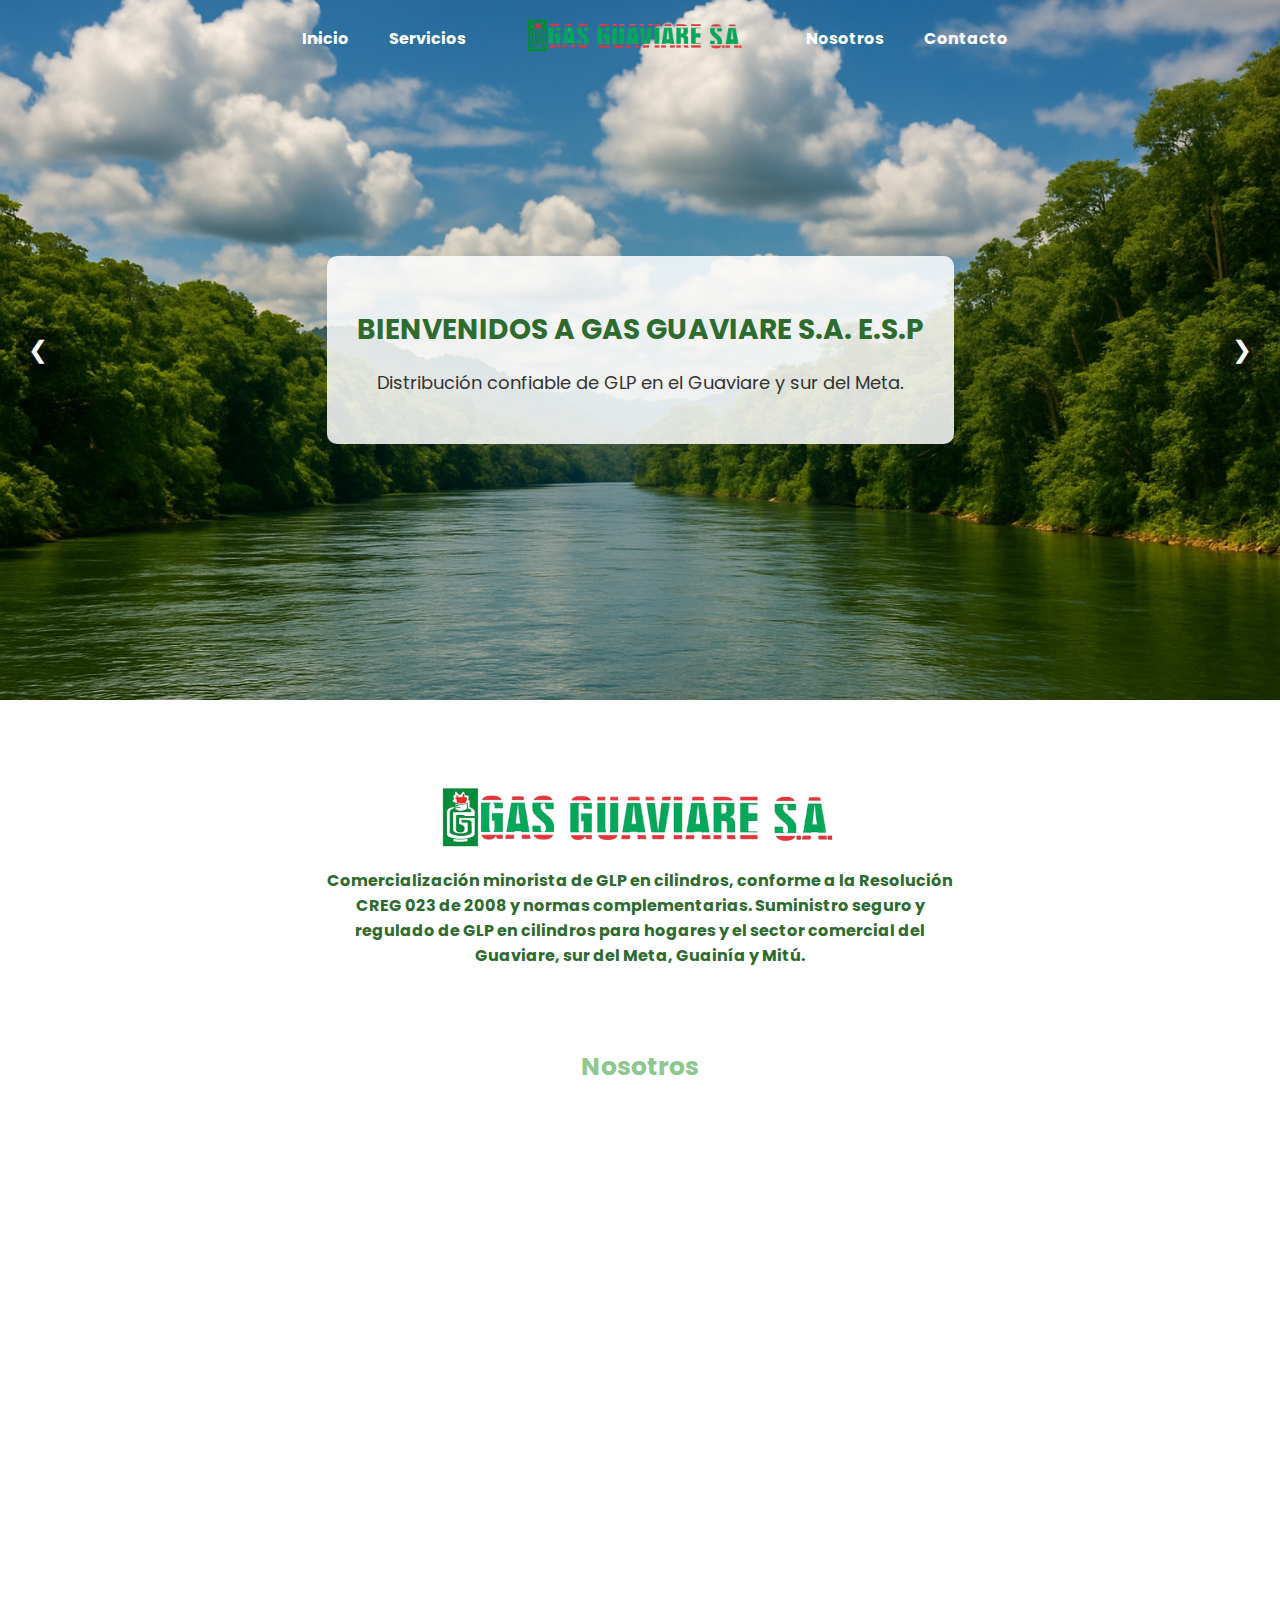
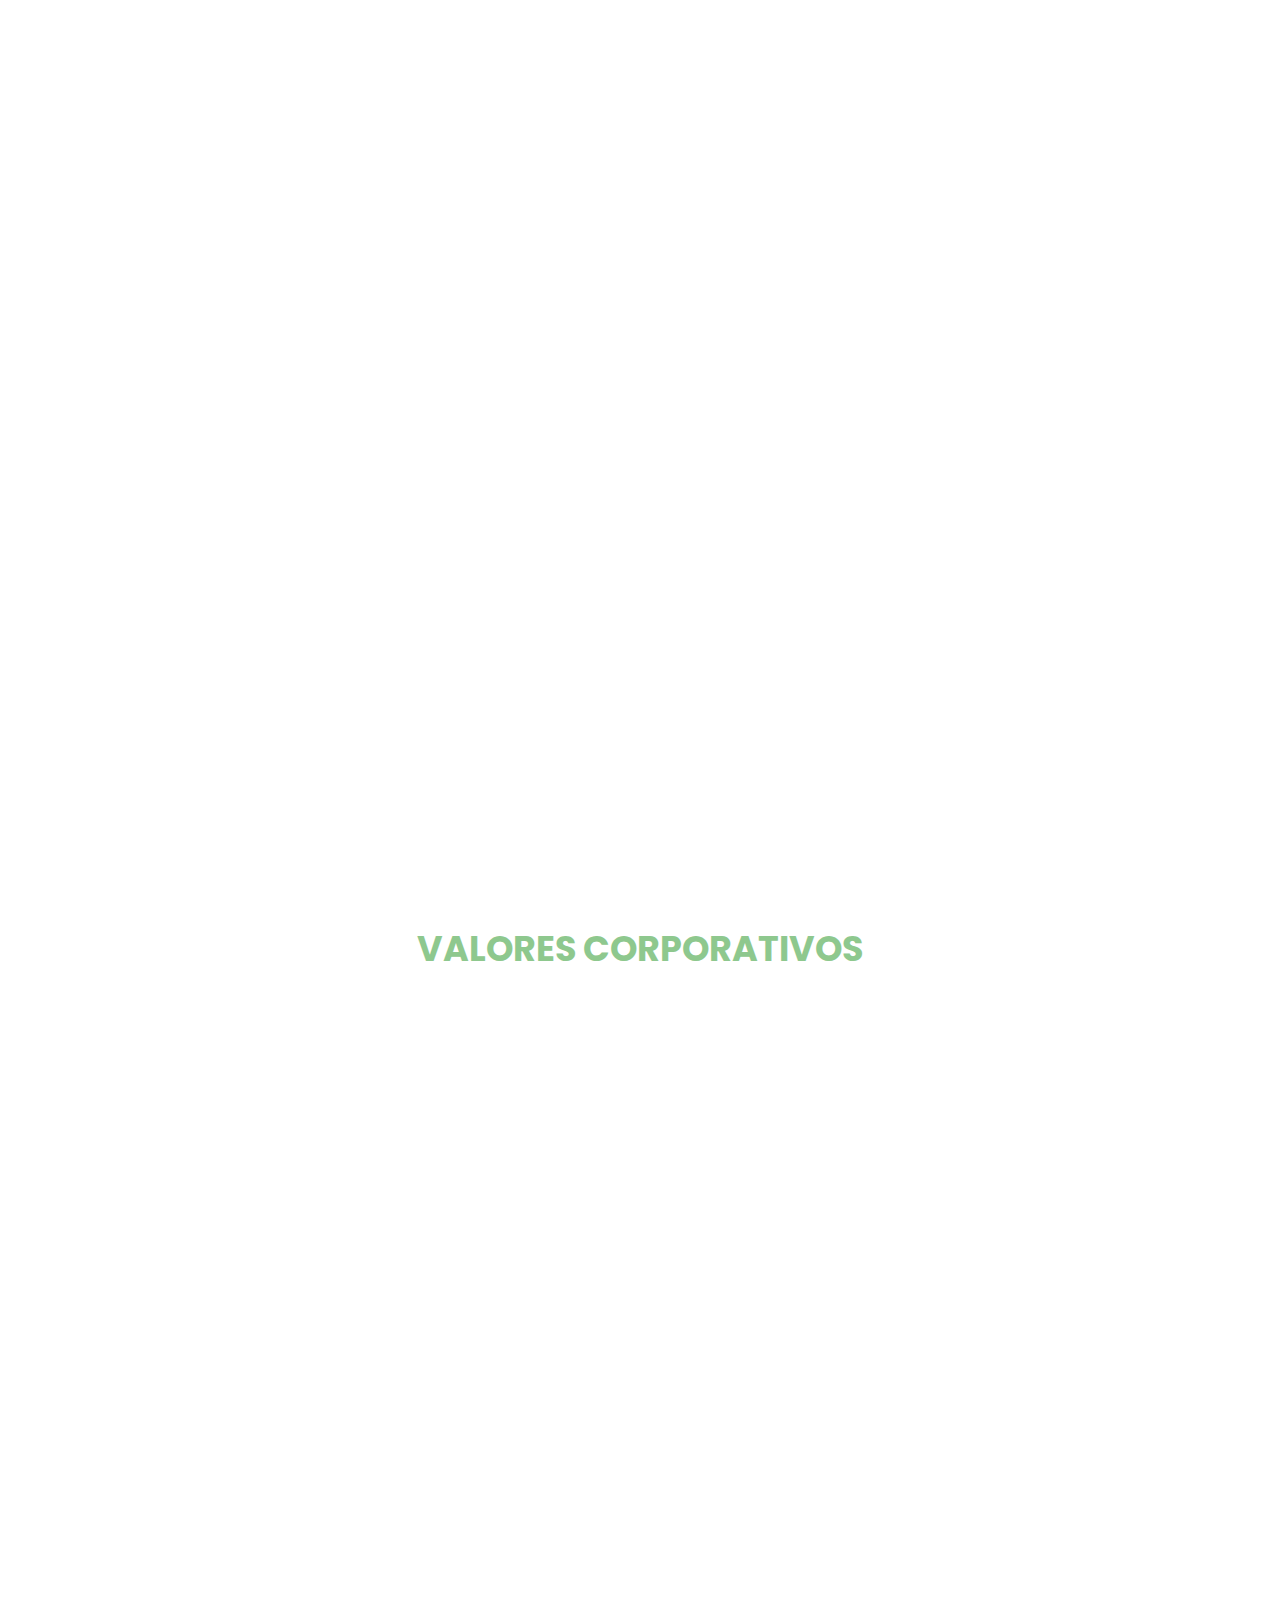
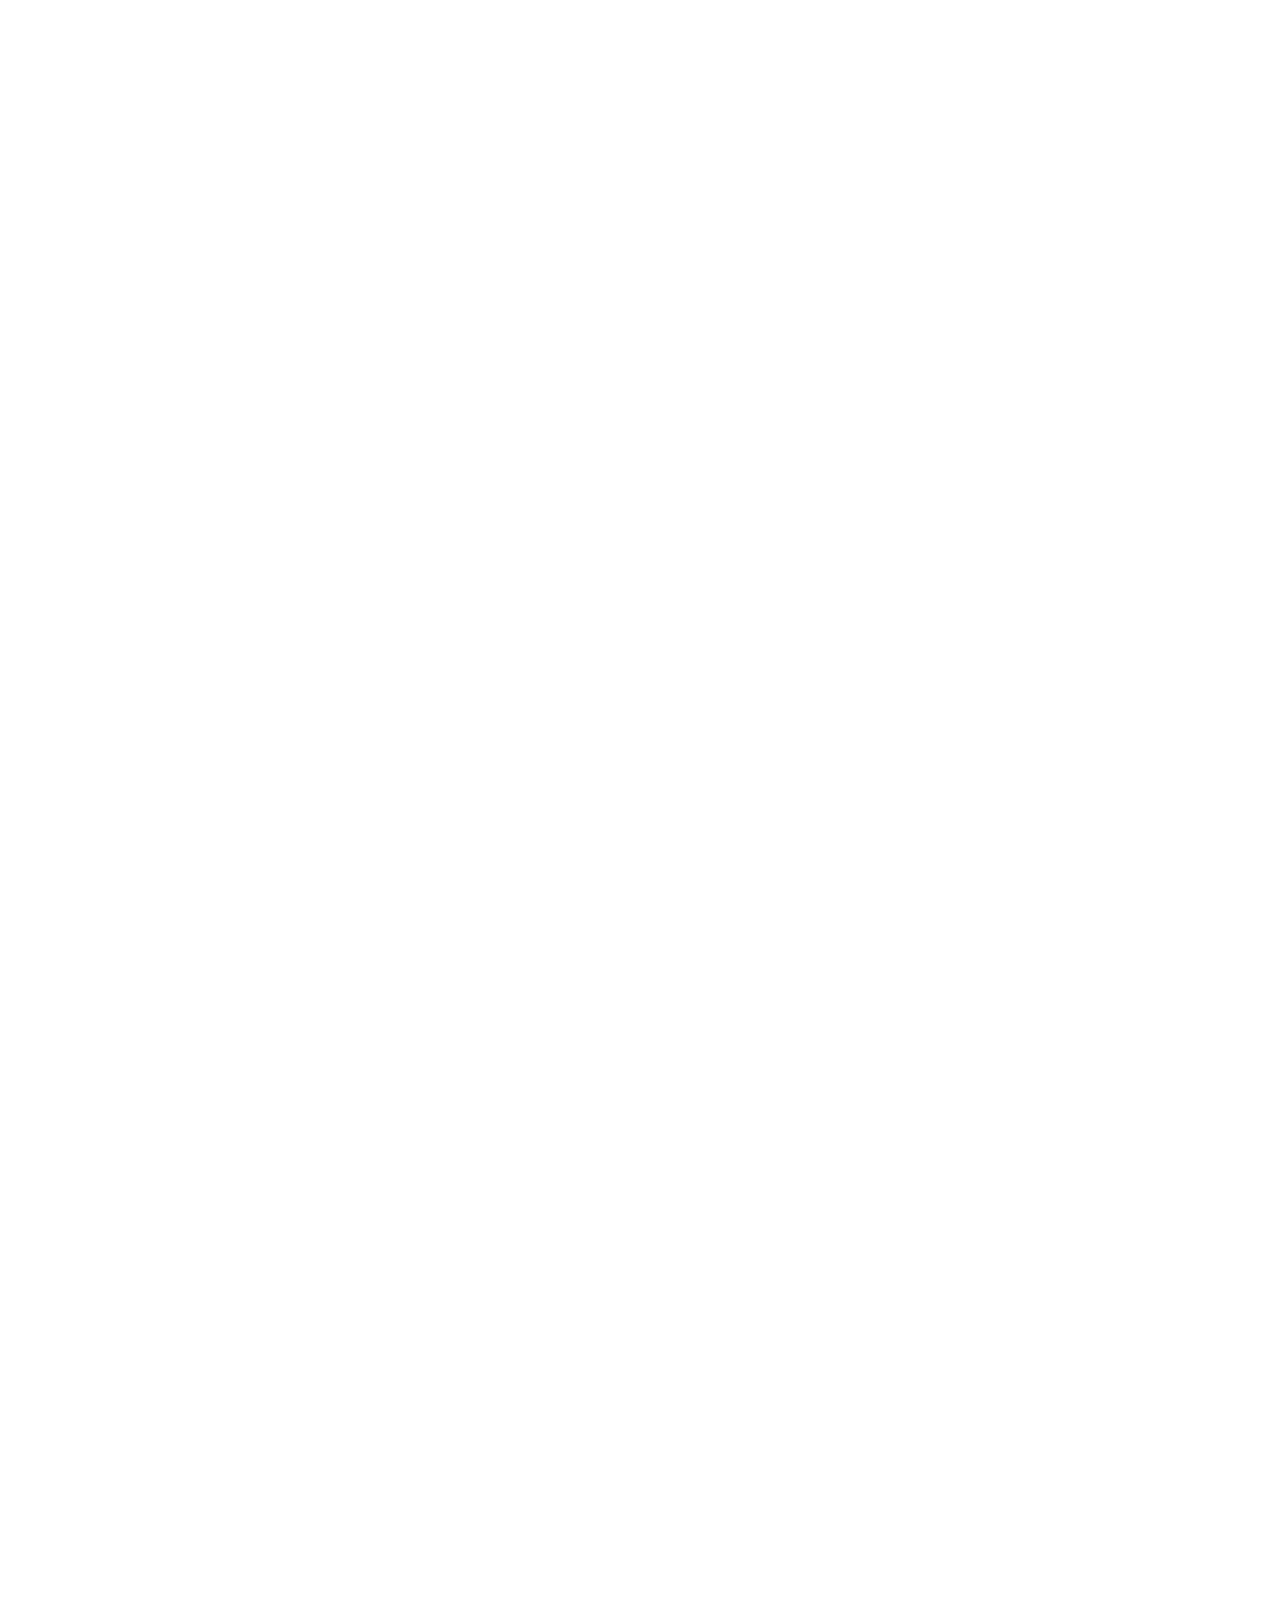
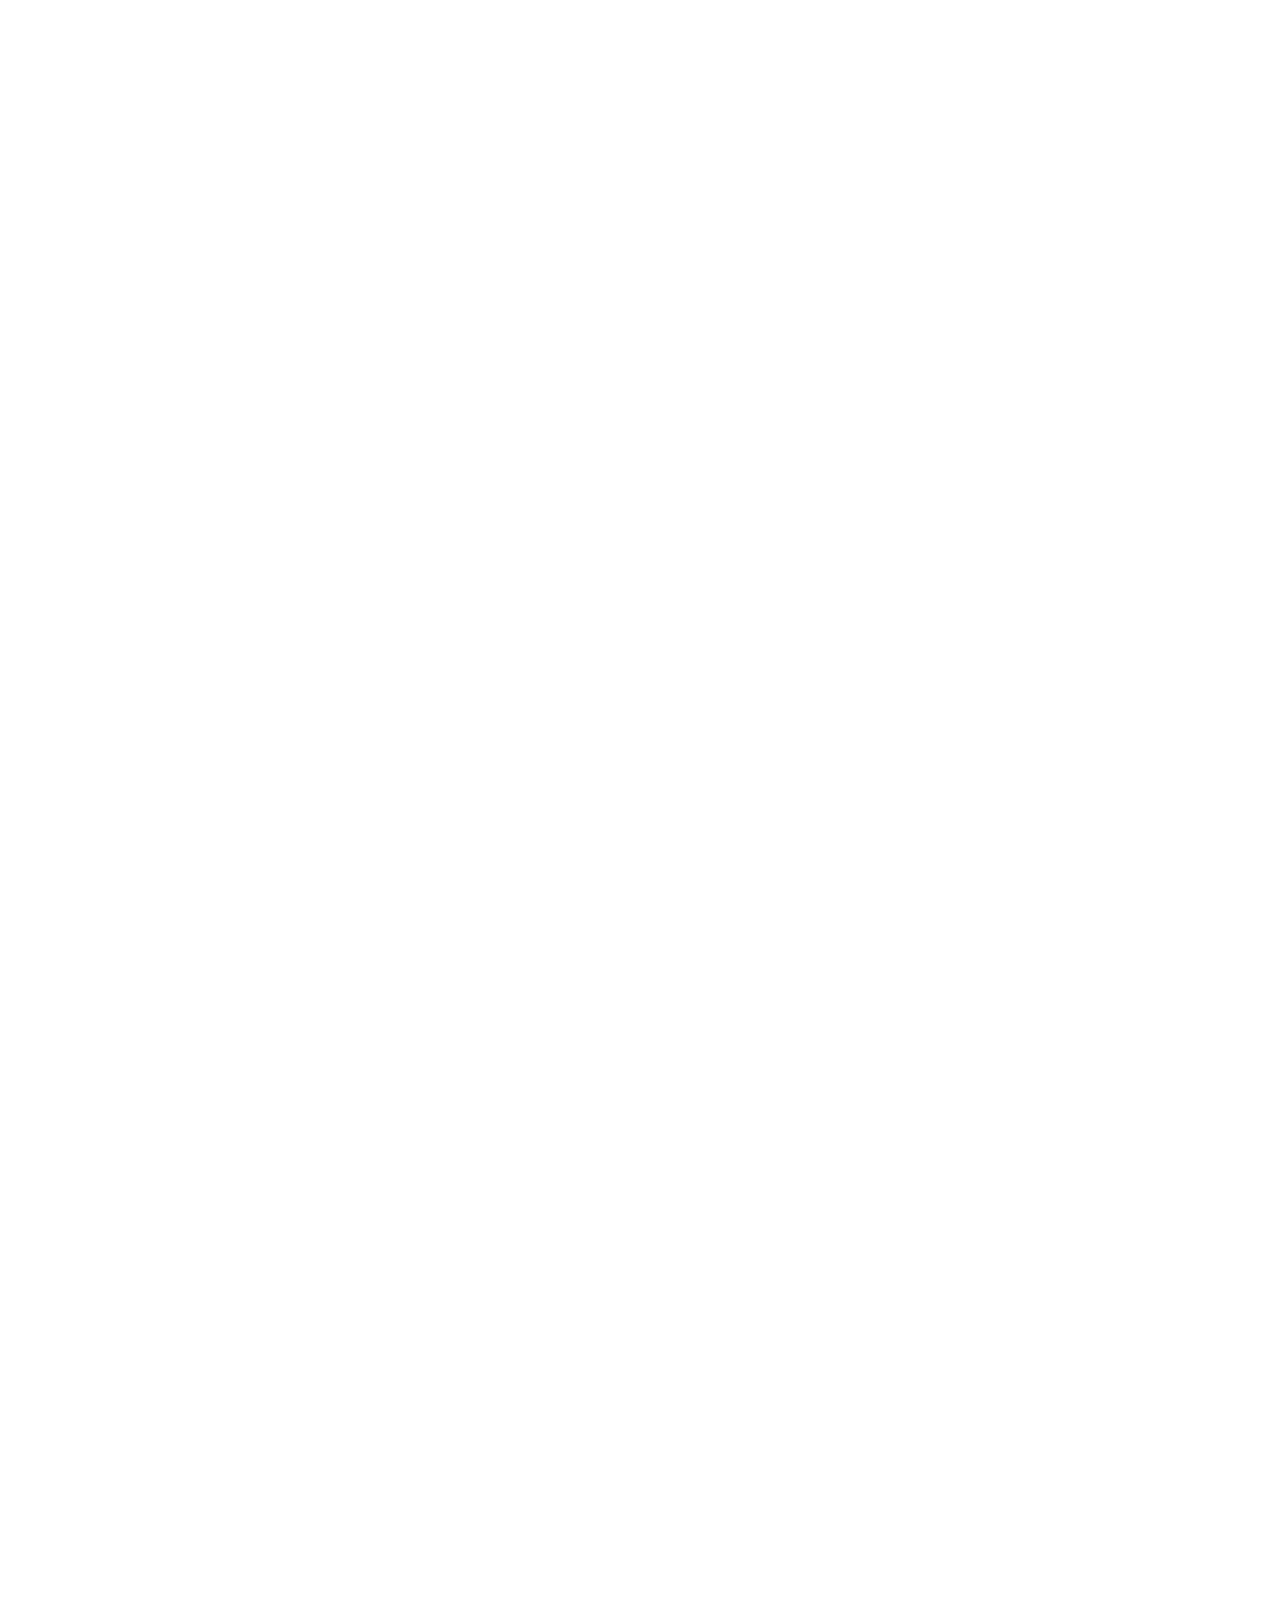
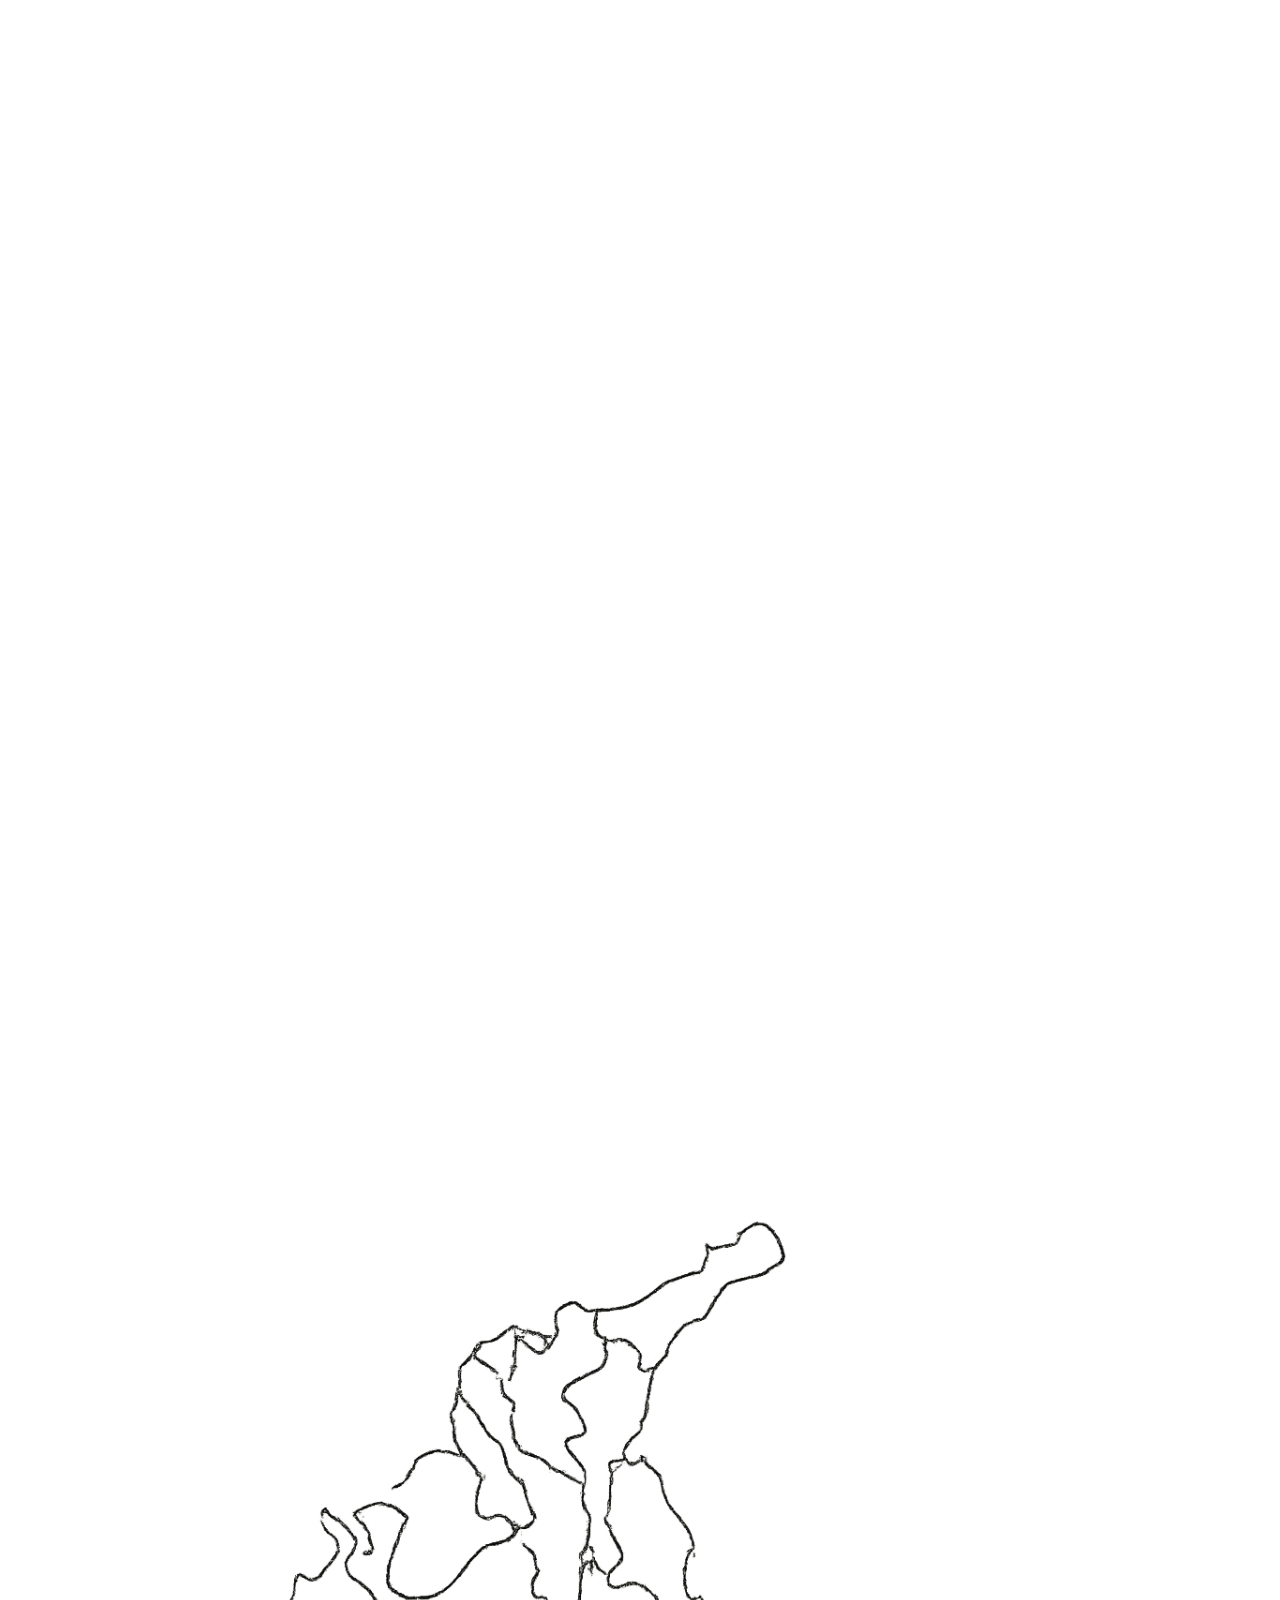
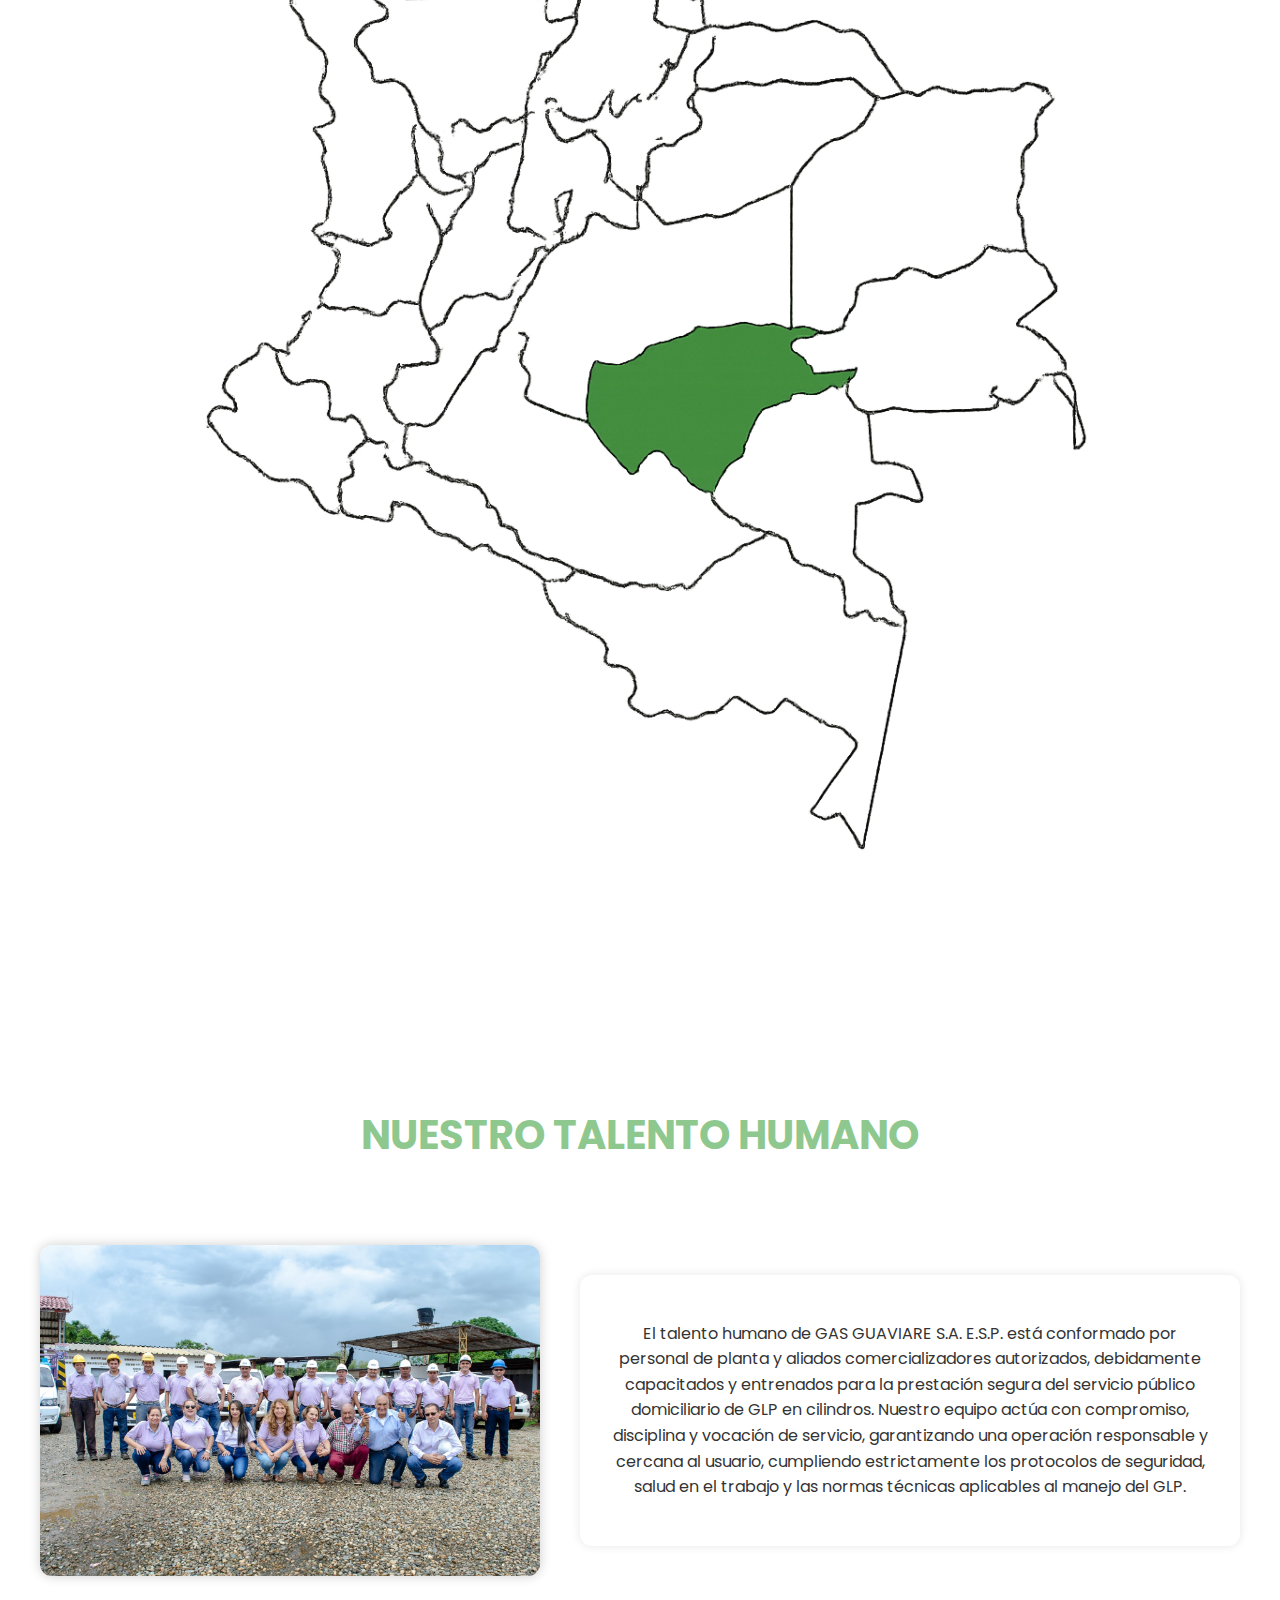
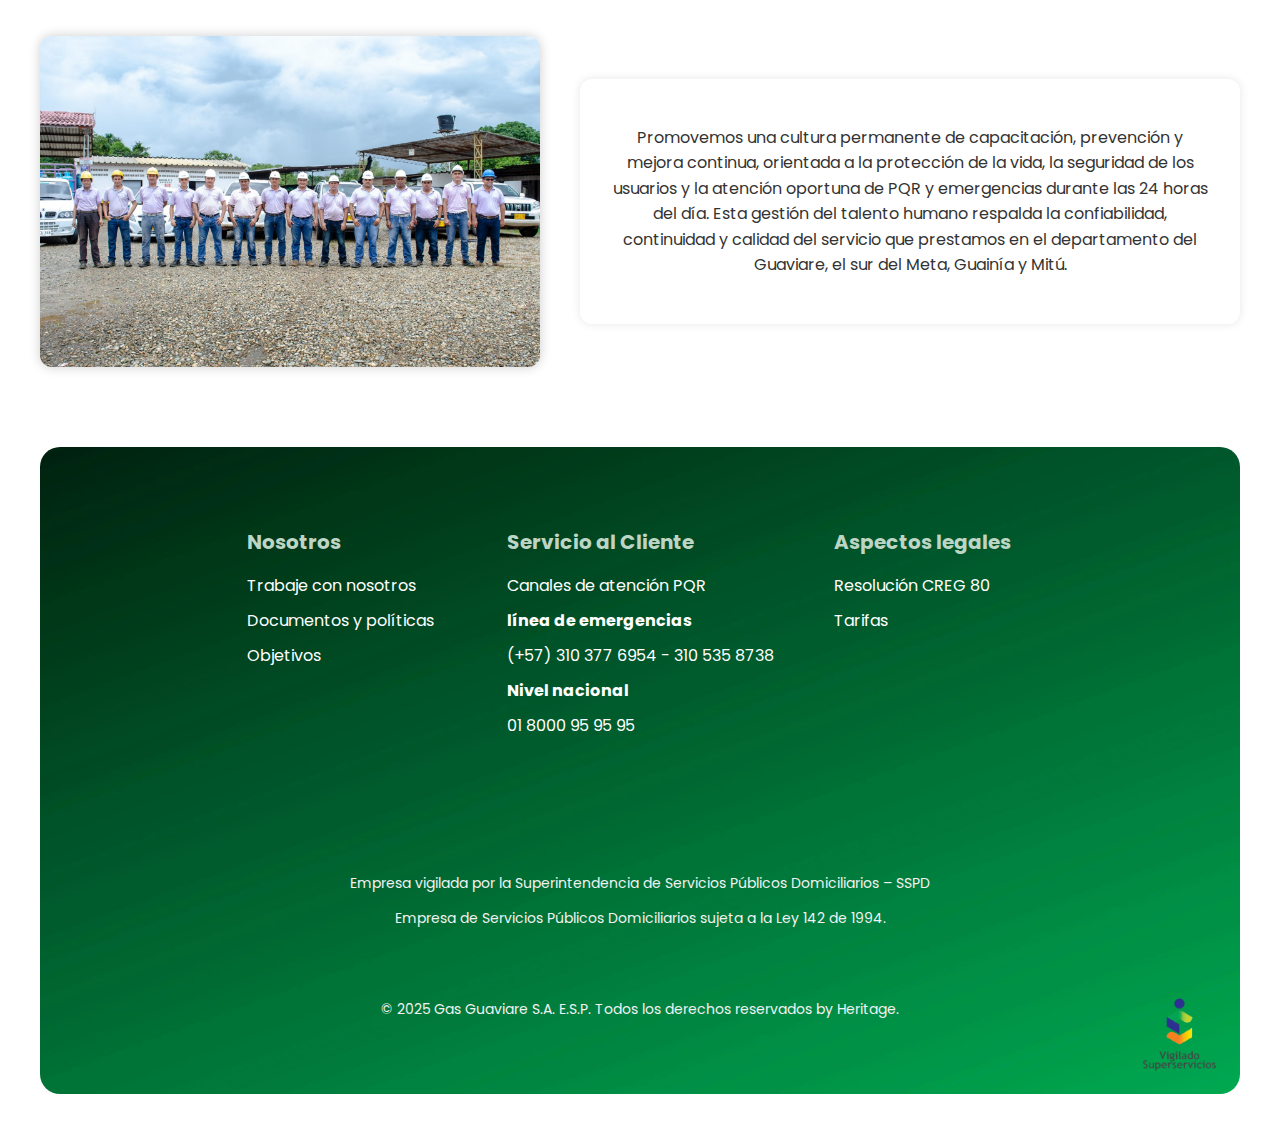
<file: index.html>
<!DOCTYPE html>
<html lang="es">
<head>
  <meta charset="UTF-8">
  <title>Gas Guaviare S.A. - Inicio</title>
  <meta name="viewport" content="width=device-width, initial-scale=1.0">
  <link rel="stylesheet" href="style.css">
  <link href="https://fonts.googleapis.com/css2?family=Poppins:wght@400;600;700&display=swap" rel="stylesheet">

</head>
<body>

  <!-- ==================== SECCIÓN: Header  ==================== -->
<header>
  <nav>
    <!-- Enlaces izquierda (escritorio) -->
    <div class="menu-links desktop left">
      <a href="index.html">Inicio</a>
      <a href="#servicios">Servicios</a>
    </div>
    <!-- Logo centrado -->
    <a href="index.html" class="logo">
      <img src="logo.png" alt="Logo Gas Guaviare" style="height:40px;">
    </a>
    <!-- Enlaces derecha (escritorio) -->
    <div class="menu-links desktop right">
      <a href="#nosotros">Nosotros</a>
      <a href="#contacto">Contacto</a>
    </div>
    <!-- Botón menú (solo móviles) -->
    <button class="menu-toggle" aria-label="Abrir menú">&#9776;</button>
    <!-- Lista única solo móviles -->
    <div class="menu-links mobile">
      <a href="index.html">Inicio</a>
      <a href="#servicios">Servicios</a>
      <a href="#nosotros">Nosotros</a>
      <a href="#contacto">Contacto</a>
    </div>
  </nav>
</header>

<!-- ==================== SLIDER INICIO ==================== -->
<div class="inicio-slider">
  <div class="inicio-slides">
    <!-- Slide 1 -->
    <div class="inicio-slide" style="background-image: url('fondo3.png');">
      <div class="inicio-content">
        <h2>BIENVENIDOS A GAS GUAVIARE S.A. E.S.P</h2>
        <p>Distribución confiable de GLP en el Guaviare y sur del Meta.</p>
      </div>
    </div>
    <!-- Slide 2 -->
    <div class="inicio-slide" style="background-image: url('fondo2.jpg');">
      <div class="inicio-content">
        <h2>COMPROMISO CON LA SEGURIDAD</h2>
        <p>Garantizamos un servicio seguro y de calidad para todos nuestros usuarios.</p>
      </div>
    </div>
    <!-- Slide 3 -->
    <div class="inicio-slide" style="background-image: url('fondo1.jpg');">
      <div class="inicio-content">
        <h2>MAS DE 35 AÑOS DE EXPERIENCIA</h2>
        <p>Consolidando confianza desde 1991 en la región.</p>
      </div>
    </div>
  </div>
  <!-- Navegación -->
  <div class="inicio-nav">
    <button id="inicio-prev">&#10094;</button>
    <button id="inicio-next">&#10095;</button>
  </div>
  <div class="inicio-dots" id="inicio-dots"></div>
</div>

  <!-- ==================== introduccion ==================== -->
  <section class="hero">
    <div style="display: flex; gap: 0px; justify-content: center; align-items: center; flex-wrap: wrap;">
      
      <div style="display: flex; flex-direction: column; align-items: center; gap: 15px;">
        <img src="logo.png" alt="Gas Guaviare Logo" style="max-width: 400px; height: auto;">
        <p style="margin: 0; max-width: 50%; text-align: center; font-weight: bold;">Comercialización minorista de GLP en cilindros, conforme a la Resolución CREG 023 de 2008 y normas complementarias.
Suministro seguro y regulado de GLP en cilindros para hogares y el sector comercial del Guaviare, sur del Meta, Guainía y Mitú.</p>
      </div>
    </div>
  </section>

<!-- =================== Título Nosotros ==================== -->
<section id="nosotros" class="nosotros-titulo" style="text-align: center; margin: 0 auto 10px; padding: 0 10px;">
  <h2 style="color: #8ec88e; font-size: 25px; font-weight: bold; margin: 0;">Nosotros</h2>
</section>

<!-- ==================== Description / Historia ==================== -->
<section class="historia"> 
  <!-- Bloque izquierdo --> 
  <div class="bloque scroll-reveal"> 
      <div class="contenido" style="background: rgba(255,255,255,0.9);"> 
        <h2>LA SOLUCIÓN DE GAS MÁS SEGURA Y CONFIABLE</h2> 
        <p>En GAS GUAVIARE S.A E.S.P. realizamos la etapa final de la comercialización minorista de GLP en cilindros en alianza con RAYOGAS S.A. E.S.P., cuya planta de envasado se encuentra en San José del Guaviare. Comercializamos la marca RAYOGAS y garantizamos el transporte y la entrega segura del producto al usuario final exclusivamente a través de nuestros vehículos de reparto y mediante aliados comercializadores autorizados, capacitados y entrenados para el manejo del GLP.
Nuestra presencia histórica en el departamento del Guaviare, el sur del Meta, el departamento de Guainía y el municipio de Mitú nos permite ofrecer atención cercana, respuesta oportuna a PQR y atención eficaz de emergencias. Más de tres décadas de operación respaldan la seguridad, confiabilidad y experiencia de nuestro servicio.</p> 
      </div>  
  </div> 
  <!-- Bloque central superpuesto --> 
  <div class="bloque centro scroll-reveal"> 
    <img src="historia.png" alt="historia" style="width: 100%; height: auto; border-radius: 12px;"> 
  </div> 
  <!-- Bloque derecho --> 
  <div class="bloque scroll-reveal"> 
      <div class="contenido"> 
        <h2>HISTORIA</h2> 
        <p>GAS GUAVIARE S.A E.S.P. nació en 1991, inspirada por la valentía de dos hermanos que, tras recorrer la selva guaviarense, comprendieron las necesidades energéticas de sus habitantes y el impacto ambiental que generaba la falta de combustibles limpios. Lo que comenzó como una sencilla labor de llevar uno, dos o tres cilindros a las familias, se transformó en un proyecto empresarial que ha acompañado por más de tres décadas el desarrollo del Guaviare.
Operamos con profundo sentido social, llevando energía segura donde antes no llegaba ningún servicio público. Nuestra historia está hecha de caminos difíciles, ríos, trochas y comunidades rurales que encontraron en este servicio una oportunidad de bienestar, salud y protección ambiental.
Fuimos pioneros en operar la primera planta de envasado de GLP certificada en el Guaviare y hoy, en alianza con RAYOGAS S.A. E.S.P., comercializamos la marca RAYOGAS, llevando GLP en cilindros de manera segura y confiable al Guaviare, sur del Meta, Guainía y Mitú, con atención cercana, respuesta oportuna y un compromiso inquebrantable con la región.</p> 
      </div> 
    </div> 
</section>

<!-- ==================== MISION ==================== -->
<section class="mision h2 scroll-reveal">
  <h2> MISIÓN </h2>
  <div class="mision p scroll-reveal">
     <p>Somos una empresa de servicios públicos comercializadora de Gas Licuado del Petróleo (GLP), encargados de entregar a nuestros usuarios actuales y potenciales soluciones integrales, de acuerdo con las necesidades específicas de nuestros suscriptores y garantizando un servicio de alta calidad, seguro, confiable, económico y amigable con el medio ambiente, contando con un excelente equipo humano y operativo.</p> 
  </div> 
</section>

<!-- ==================== VISIÓN ==================== -->
<section class="vision scroll-reveal">
  <h2> VISIÓN </h2>
  <div class="vision scroll-reveal">
     <p>Para el año 2040, GAS GUAVIARE S.A. E.S.P. será la empresa líder en comercialización y distribución de GLP en zonas rurales, de difícil acceso y territorios PDET. Contribuirá a la transformación social y al cierre de brechas en regiones afectadas por el conflicto armado. Se destacará por ofrecer soluciones energéticas integrales, sostenibles y seguras. Brindará un servicio de alta calidad, confiable, económico y ambientalmente responsable.</p> 
  </div>
</section>

  <!-- ==================== SECCIÓN: Título Valores ==================== -->
<section id="nosotros" class="nosotros-titulo" style="text-align: center; margin: 0 auto 10px; padding: 0 10px;">
  <h2 style="color: #8ec88e; font-size: 35px; font-weight: bold; margin: 0;">VALORES CORPORATIVOS</h2>
</section>

  <!-- ==================== SECCIÓN: Valores ==================== -->


<section class="valores-gas scroll-reveal">
  <!-- Bloque 1 -->
  <div class="valor-bloque">
    <div class="valor-imagen">
      <img src="muneco.png" alt="Muñeco Excelencia">
    </div>
    <div class="valor-texto">
      <div class="valor-titulo">EXCELENCIA</div>
      <div class="valor-degrade">
        <p>Prestamos un servicio de alta calidad, eficiente y confiable, manteniendo altos estándares en nuestros procesos y en el desempeño de cada colaborador.</p>
      </div>
    </div>
  </div>

  <!-- Bloque 2 -->
  <div class="valor-bloque invertido scroll-reveal">
    <div class="valor-imagen">
      <img src="muneco.png" alt="Muñeco Cumplimiento">
    </div>
    <div class="valor-texto">
      <div class="valor-titulo">CUMPLIMIENTO</div>
      <div class="valor-degrade">
        <p>Honramos cada compromiso con responsabilidad y oportunidad, gestionando nuestras operaciones de forma ágil para ofrecer respuestas efectivas.</p>
      </div>
    </div>
  </div>

  <!-- Bloque 3 -->
  <div class="valor-bloque scroll-reveal">
    <div class="valor-imagen">
      <img src="muneco.png" alt="Muñeco Excelencia">
    </div>
    <div class="valor-texto">
      <div class="valor-titulo">TRANSPARENCIA</div>
      <div class="valor-degrade">
        <p>Fomentamos relaciones éticas y claras, promoviendo un trato digno, la coherencia y el bienestar de trabajadores, contratistas y usuarios.</p>
      </div>
    </div>
  </div>

  <!-- Bloque 2 -->
  <div class="valor-bloque invertido scroll-reveal">
    <div class="valor-imagen">
      <img src="muneco.png" alt="Muñeco Cumplimiento">
    </div>
    <div class="valor-texto">
      <div class="valor-titulo">RESPONSABILIDAD SOCIAL</div>
      <div class="valor-degrade">
        <p>Trabajamos por el desarrollo económico, social y ambiental de la región, especialmente en territorios PDET, contribuyendo a mejorar la calidad de vida y a la construcción de paz mediante la energía.</p>
      </div>
    </div>
  </div>
</section>


<!-- ==================== servicios ==================== -->

<section id="servicios" class="servicios scroll-reveal">
  <h2>SERVICIOS</h2>
  <p>
    En GAS GUAVIARE S.A E.S.P. prestamos el servicio público domiciliario de GLP en cilindros, en calidad de comercializador minorista autorizado, garantizando un suministro seguro, continuo y regulado a hogares y establecimientos comerciales. Operamos en el departamento del Guaviare, el sur del Meta, el departamento de Guainía y el municipio de Mitú
  </p>
  <P>Presentaciones disponibles de GLP en cilindros:</P>

  <div class="servicios-contenido">
    <div class="servicios-texto">
      <h2 style="font-size: 28px; text-align: justify; color: #8ec88eb8;">Acompañamos los mejores momentos en el hogar y en tu negocio con GLP confiable y seguro</h2>
    </div>
    <div class="servicios-imagen">
      <img src="fotocilindros.png" alt="Distribución de cilindros de gas GLP">
    </div>
    <div class="servicios-texto">
      <h2 style="font-size: 30px; text-align: justify ; color: #8ec88ede;">
        <br>15 kg (33 libras)</br><br>18 kg (40 libras)</br><br>45 kg (100 libras)</br></h2>
    </div>
  </div>
</section>


<!-- ==================== MAPA ==================== -->
<section class="presencia scroll-reveal">
  <h2>NUESTRA <br><span>PRESENCIA</span></h2>
</section>

<section class="mapa">
  <div class="mapa-box">
    <img src="mapa.png" alt="Mapa de Colombia" class="mapa-img">
    <!-- Meta -->
    <div class="map-label" style="top: 50.8%; left: 33.4%;">
      <span>Meta</span>
    </div>
    <div class="map-arrow" style="top: 50.5%; left: 45%;">
      <img src="flecha.png" alt="Flecha señalando">
    </div>
    <!-- San José del Guaviare -->
    <div class="map-label" style="top: 57.5%; left: 30.5%;">
      <span>San José del Guaviare</span>
    </div>
    <div class="map-arrow" style="top: 57%; left: 50%;">
      <img src="flecha.png" alt="Flecha señalando">
    </div>
    <!-- Vichada -->
    <div class="map-label" style="top: 44%; left: 92.6%;">
      <span>Vichada</span>
    </div>
    <div class="map-arrow invertida" style="top: 43.8%; left: 79.5%;">
      <img src="flecha.png" alt="Flecha señalando">
    </div>
    <!-- Vaupés -->
    <div class="map-label" style="top: 62%; left: 87.5%;">
      <span>Vaupés</span>
    </div>
    <div class="map-arrow invertida" style="top: 62%; left: 74.5%;">
      <img src="flecha.png" alt="Flecha señalando">
    </div>
  </div>
</section>

 <!-- ==================== SECCIÓN: Título personal ==================== -->
<section class="personal-titulo" style="text-align: center; margin: 0 auto 10px; padding: 0 10px;">
  <h2 style="color: #8ec88e; font-size: 40px; font-weight: bold; margin: 0;">NUESTRO TALENTO HUMANO</h2>
</section>
<!-- Sección: Personal (dos bloques lado a lado) -->
<section class="personal">
  <div class="personal-bloque izquierda">
    <img src="personal1.jpeg" alt="Equipo operativo Gas Guaviare">
    <div class="contenido">
      <p>El talento humano de GAS GUAVIARE S.A. E.S.P. está conformado por personal de planta y aliados comercializadores autorizados, debidamente capacitados y entrenados para la prestación segura del servicio público domiciliario de GLP en cilindros. Nuestro equipo actúa con compromiso, disciplina y vocación de servicio, garantizando una operación responsable y cercana al usuario, cumpliendo estrictamente los protocolos de seguridad, salud en el trabajo y las normas técnicas aplicables al manejo del GLP.</p>
    </div>
  </div>
  <div class="personal-bloque derecha">
    <div class="contenido">
      <p>Promovemos una cultura permanente de capacitación, prevención y mejora continua, orientada a la protección de la vida, la seguridad de los usuarios y la atención oportuna de PQR y emergencias durante las 24 horas del día. Esta gestión del talento humano respalda la confiabilidad, continuidad y calidad del servicio que prestamos en el departamento del Guaviare, el sur del Meta, Guainía y Mitú.</p>
    </div>
    <img src="personal2.jpeg" alt="Equipo administrativo Gas Guaviare">
  </div>
</section>

  <!-- ==================== SECCIÓN: Footer ==================== -->
 <footer id="contacto" class="footer-info">
  <div class="footer-column">
    <h3>Nosotros</h3>
    <ul>
      <li><a href="trabajeaqui.html" target="_blank">Trabaje con nosotros</a></li>
      <li><a href="politicas.html" target="_blank">Documentos y políticas</a></li>
      <li><a href="objetivos.html" target="_blank">Objetivos</a></li>
    </ul>
  </div>
  <div class="footer-column">
    <h3>Servicio al Cliente</h3>
    <ul>
      <li><a href="PQR.html" target="_blank">Canales de atención PQR</a></li>
      <li><strong>línea de emergencias</strong></li>
      <li>(+57) 310 377 6954 - 310 535 8738</li>
      <li><strong>Nivel nacional</strong></li>
      <li>01 8000 95 95 95</li>
    </ul>
  </div>
  <div class="footer-column">
    <h3>Aspectos legales</h3>
    <ul>
      <li><a href="Creg080-2019.pdf" target="_blank">Resolución CREG 80</a></li>
      <li><a href="tarifas.html"target="_blank">Tarifas</a></li>
    </ul>
    <!-- Imagen en esquina -->
  <img src="vigilada.png" alt="Logo" class="footer-esquina">
  </div>
  
  <div class="footer-bottom"> 
      <p>Empresa vigilada por la Superintendencia de Servicios Públicos Domiciliarios – SSPD</p>
      <p>Empresa de Servicios Públicos Domiciliarios sujeta a la Ley 142 de 1994.</p>
      <br>
      <br>
      <p>© 2025 Gas Guaviare S.A. E.S.P. Todos los derechos reservados by Heritage.</p>
  </div>
</footer>

  <!-- Scripts -->
  <script src="script.js"></script>
</body>
</html>
</file>
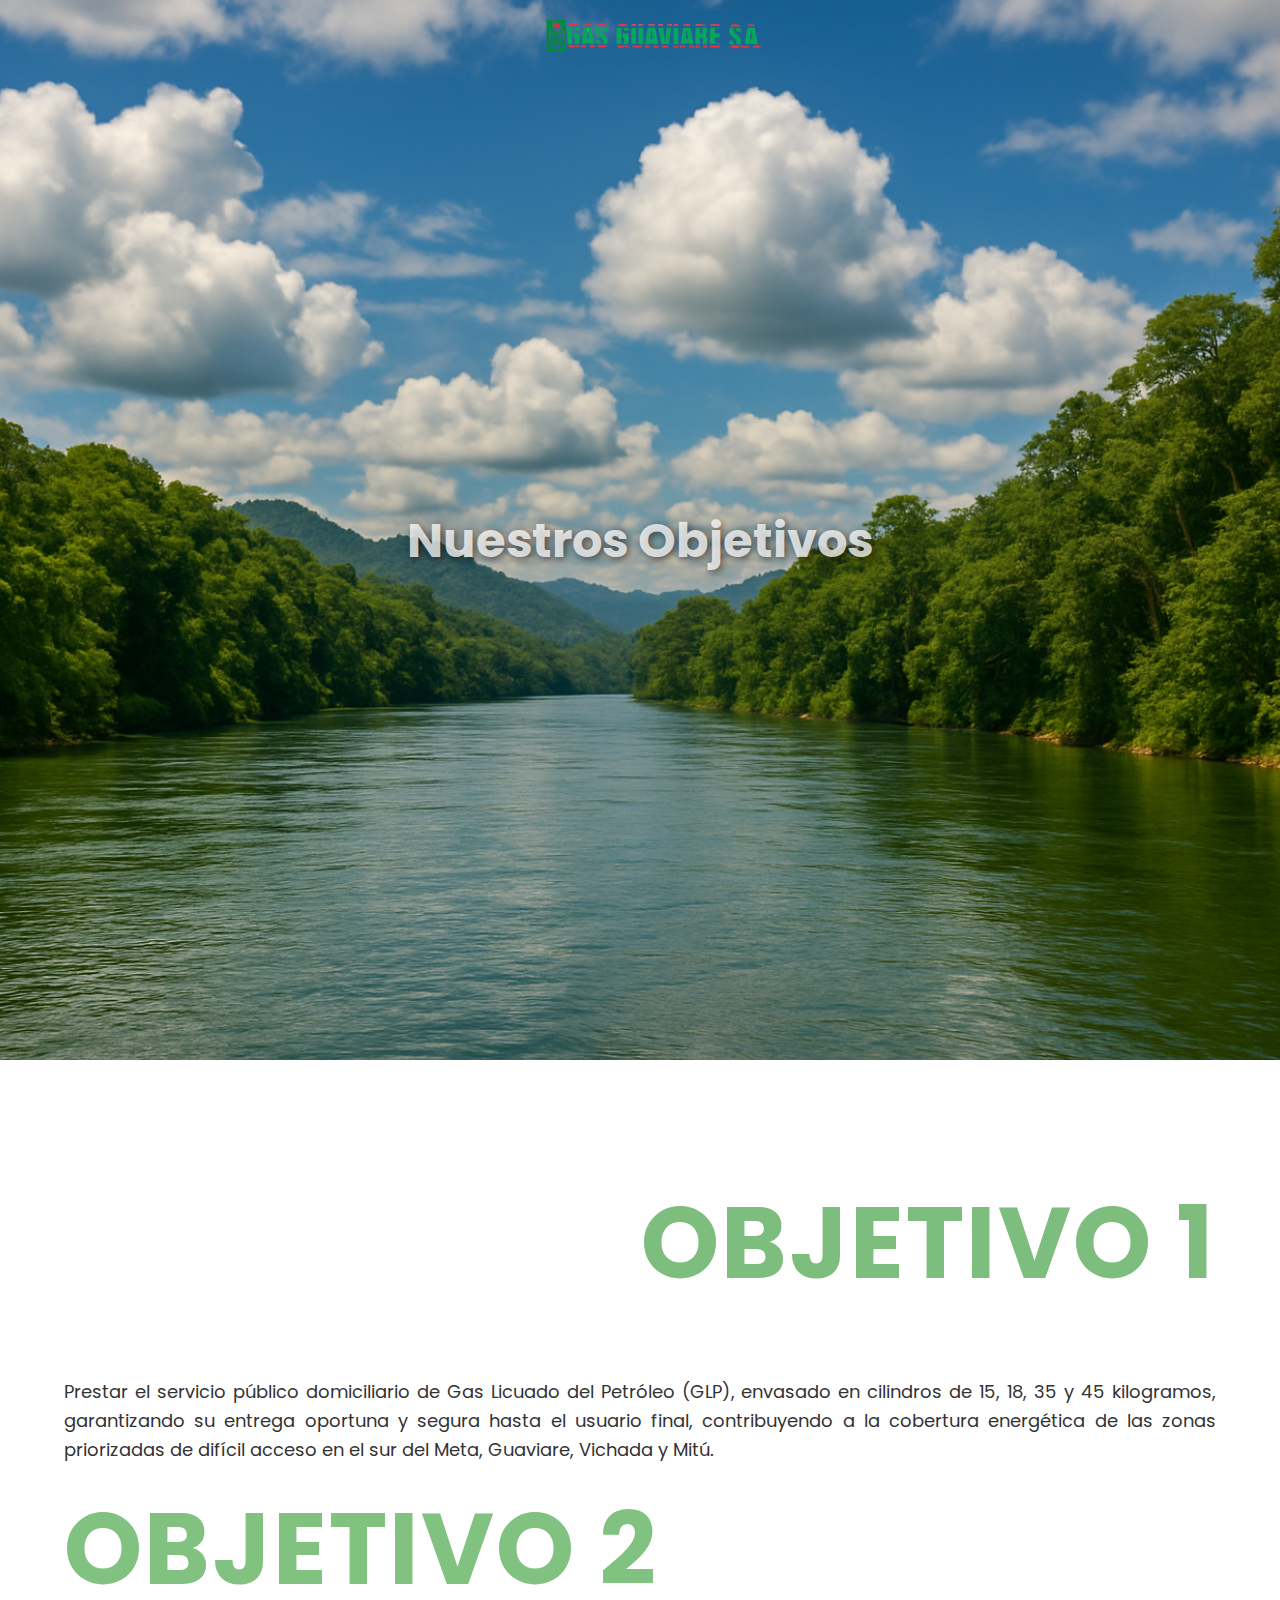
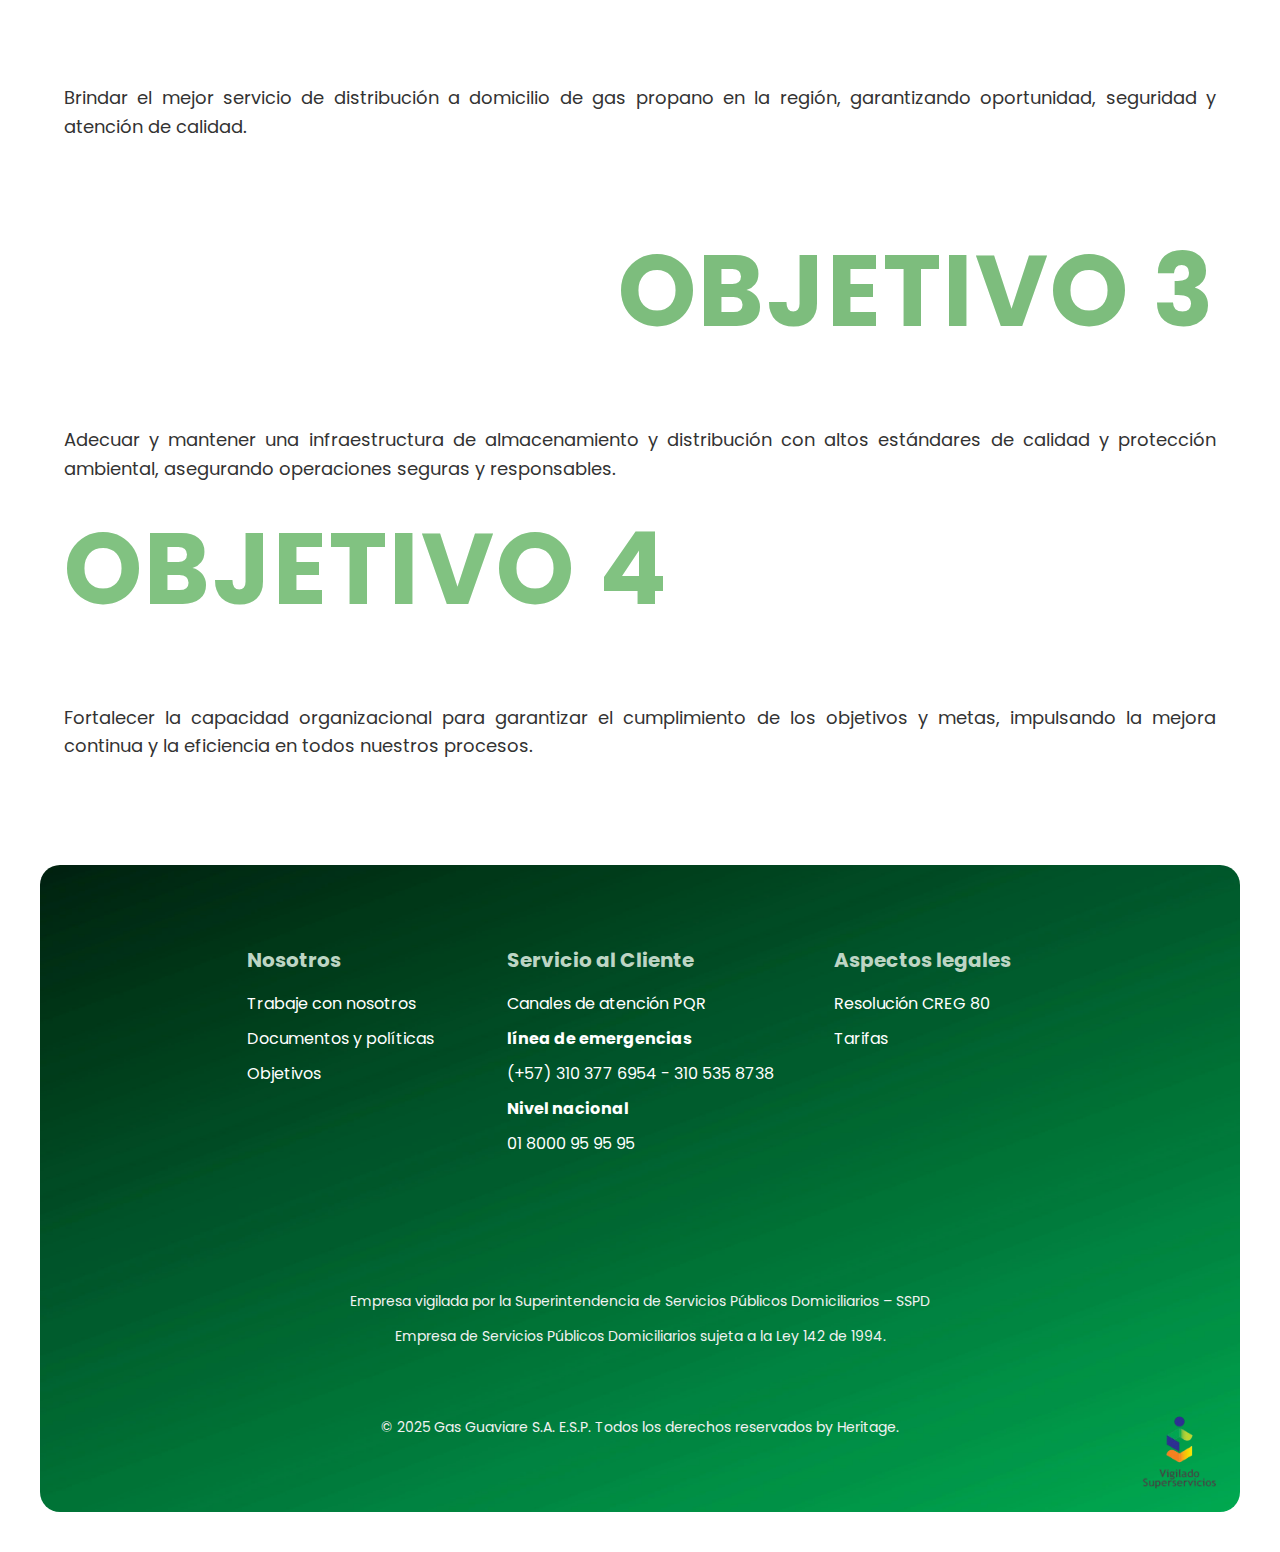
<file: objetivos.html>
<!DOCTYPE html>
<html lang="es">
<head>
  <meta charset="UTF-8">
  <title>Gas Guaviare S.A. - Inicio</title>
  <meta name="viewport" content="width=device-width, initial-scale=1.0">
  <link rel="stylesheet" href="style.css">
  <link href="https://fonts.googleapis.com/css2?family=Poppins:wght@400;600;700&display=swap" rel="stylesheet">
  <style>
    body {
      margin: 0;
      font-family: 'Poppins', sans-serif;
    }
    

    /* Hero image */
 .hero {
  background-image: url('fondo3.png');
  background-size: cover;
  background-position: center;
  min-height: 100dvh; /* dvh = unidad moderna que sí respeta altura real en móviles */
  display: flex;
  align-items: center;
  justify-content: center;
  color: rgba(255, 255, 255, 0.764);
  text-align: center;
}

    .hero h1 {
      font-size: 3rem;
      font-weight: 700;
      text-shadow: 2px 2px 8px rgba(0,0,0,0.6);
    }

    /* Botones */
    .botones {
      display: flex;
      justify-content: center;
      gap: 80px;
      flex-wrap: wrap;
      padding: 30px;
    }

    .botones img {
      width: 180px;
      height: auto;
      transition: transform 0.3s ease;
      cursor: pointer;
    }

    .botones img:hover {
      transform: scale(1.1);
    }

/* ==================== Misión ==================== */
.objetivo h2 {
  padding-top: 1s0px;
  font-size: clamp(32px, 8vw, 100px);
  font-weight: bold;
  line-height: 1.1;
  color: #7dbd7d;
  margin: 30px 5vw 20px 5vw;
  letter-spacing: 2px;
  text-align: right;
  margin-bottom: 80px
}

.objetivo p {
  font-size: clamp(14px, 2vw, 18px);
  line-height: 1.6;
  color: #333;
  margin: 0 5vw;             /* mismo margen lateral */
  padding-bottom: 0; 
  text-align: justify;
}

/* ==================== Visión ==================== */
.objetivoi h2 {
  font-size: clamp(32px, 8vw, 100px);
  font-weight: bold;
  line-height: 1.1;
  color: rgb(129, 194, 129);
  margin: 30px 5vw 20px 5vw;
  letter-spacing: 2px;
  text-align: left;
  margin-bottom: 80px
}

.objetivoi p {
  padding-bottom: clamp(100px, 15vh, 200px);
  font-size: clamp(14px, 2vw, 18px);
  line-height: 1.6;
  color: #333;
  margin: 0 5vw;             /* mismo margen lateral */
  padding-bottom: 5vw; 
  text-align: justify;
}

  </style>
</head>
<body>
<!-- ==================== SECCIÓN: Header (logo + navegación) ==================== -->
  <header>
  <nav>
    <a href="index.html">
      <img src="logo.png" alt="Servicios" style="height:40px;">
    </a>
    </nav>
</header>
  <!-- ==================== HERO IMAGE ==================== -->
  <section class="hero">
    <h1>Nuestros Objetivos</h1>
  </section>

<!-- OBJETIVO 1 -->
<section class="objetivo" style="margin-top: 10vw">
  <h2>OBJETIVO 1</h2>
  <p>
    Prestar el servicio público domiciliario de Gas Licuado del Petróleo (GLP), envasado en cilindros de 15, 18, 35 y 45 kilogramos, garantizando su entrega oportuna y segura hasta el usuario final, contribuyendo a la cobertura energética de las zonas priorizadas de difícil acceso en el sur del Meta, Guaviare, Vichada y Mitú.
  </p>
</section>

<!-- OBJETIVO 2 -->
<section class="objetivoi">
  <h2>OBJETIVO 2</h2>
  <p>
    Brindar el mejor servicio de distribución a domicilio de gas propano en la región, garantizando oportunidad, seguridad y atención de calidad.
  </p>
</section>

<!-- OBJETIVO 3 -->
<section class="objetivo">
  <h2>OBJETIVO 3</h2>
  <p>
    Adecuar y mantener una infraestructura de almacenamiento y distribución con altos estándares de calidad y protección ambiental, asegurando operaciones seguras y responsables.
  </p>
</section>

<!-- OBJETIVO 4 -->
<section class="objetivoi">
  <h2>OBJETIVO 4</h2>
  <p>
    Fortalecer la capacidad organizacional para garantizar el cumplimiento de los objetivos y metas, impulsando la mejora continua y la eficiencia en todos nuestros procesos.
  </p>
</section>


  <!-- ==================== SECCIÓN: Footer ==================== -->
 <footer id="contacto" class="footer-info">
  <div class="footer-column">
    <h3>Nosotros</h3>
    <ul>
      <li><a href="trabajeaqui.html" target="_blank">Trabaje con nosotros</a></li>
      <li><a href="politicas.html" target="_blank">Documentos y políticas</a></li>
      <li><a href="objetivos.html" target="_blank">Objetivos</a></li>
    </ul>
  </div>
  <div class="footer-column">
    <h3>Servicio al Cliente</h3>
    <ul>
      <li><a href="PQR.html" target="_blank">Canales de atención PQR</a></li>
      <li><strong>línea de emergencias</strong></li>
      <li>(+57) 310 377 6954 - 310 535 8738</li>
      <li><strong>Nivel nacional</strong></li>
      <li>01 8000 95 95 95</li>
    </ul>
  </div>
  <div class="footer-column">
    <h3>Aspectos legales</h3>
    <ul>
      <li><a href="Creg080-2019.pdf" target="_blank">Resolución CREG 80</a></li>
      <li><a href="tarifas.html"target="_blank">Tarifas</a></li>
    </ul>
    <!-- Imagen en esquina -->
  <img src="vigilada.png" alt="Logo" class="footer-esquina">
  </div>
  
  <div class="footer-bottom"> 
      <p>Empresa vigilada por la Superintendencia de Servicios Públicos Domiciliarios – SSPD</p>
      <p>Empresa de Servicios Públicos Domiciliarios sujeta a la Ley 142 de 1994.</p>
      <br>
      <br>
      <p>© 2025 Gas Guaviare S.A. E.S.P. Todos los derechos reservados by Heritage.</p>
  </div>
</footer>

</body>
</html>
</file>
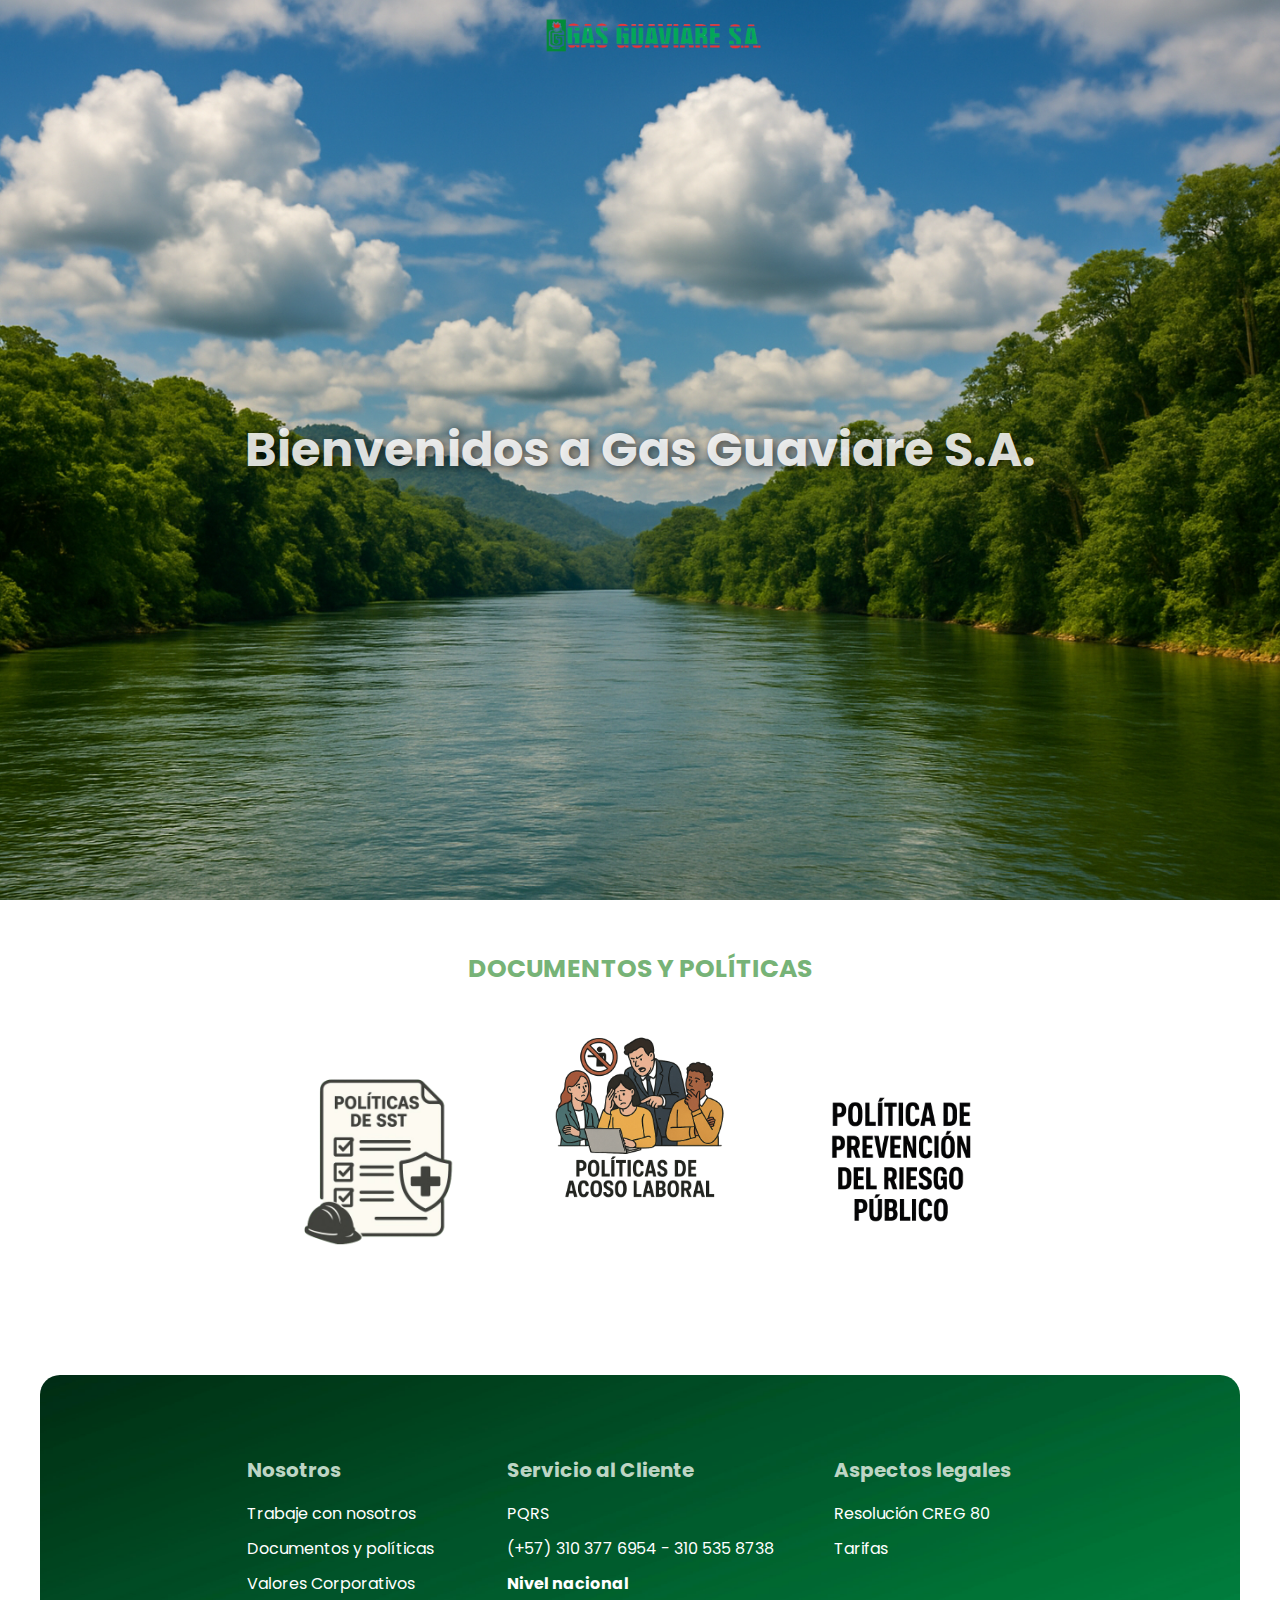
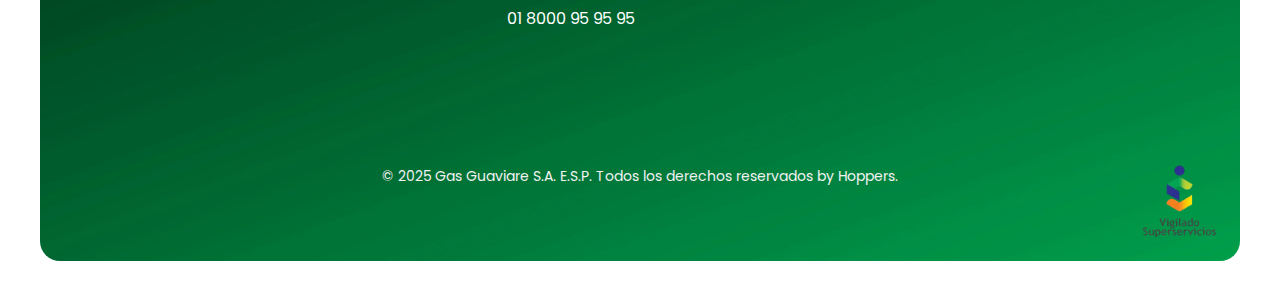
<file: politicas.html>
<!DOCTYPE html>
<html lang="es">
<head>
  <meta charset="UTF-8">
  <title>Gas Guaviare S.A. - Inicio</title>
  <meta name="viewport" content="width=device-width, initial-scale=1.0">
  <!-- Tipografía -->
  <link href="https://fonts.googleapis.com/css2?family=Poppins:wght@400;600;700&display=swap" rel="stylesheet">

  <style>
    /* ==================== Base ==================== */
    body {
      margin: 0;
      font-family: 'Poppins', sans-serif;
      background: #fff;
      color: #222;
    }

    /* ==================== Header ==================== */
    header {
      position: absolute;
      top: 0;
      left: 0;
      width: 100%;
      background: transparent;
      z-index: 10;
      padding: 15px;
    }

    header nav {
      display: flex;
      justify-content: center;
      align-items: center;
    }

    header nav a img {
      height: 40px;
    }

    /* ==================== Hero ==================== */
    .hero {
      background-image: url('fondo3.png');
      background-size: cover;
      background-position: center;
      height: 100vh;
      display: flex;
      align-items: center;
      justify-content: center;
      color: rgba(255, 255, 255, 0.85);
      text-align: center;
    }

    .hero h1 {
      font-size: 3rem;
      font-weight: 700;
      text-shadow: 2px 2px 8px rgba(0,0,0,0.6);
    }

    /* ==================== Nosotros ==================== */
    .nosotros-titulo {
      text-align: center;
      margin: 0 auto 10px;
      padding: 0 10px;
    }

    .nosotros-titulo h2 {
      color: rgb(119, 179, 119);
      font-size: 25px;
      font-weight: bold;
      margin: 0;
      padding-top: 50px;
    }

    /* ==================== Botones ==================== */
    .botones {
      display: flex;
      justify-content: center;
      gap: 80px;
      flex-wrap: wrap;
      padding: 30px;
    }

    .botones img {
      width: 180px;
      height: auto;
      transition: transform 0.3s ease;
      cursor: pointer;
    }

    .botones img:hover { transform: scale(1.1); }

    /* ==================== Footer ==================== */
    .footer-info {
      display: flex;
      justify-content: center;
      gap: 60px;
      padding: 60px 20px;
      margin: 40px;
      background-image: url('footer.jpg');
      background-size: cover;
      background-position: center;
      background-repeat: no-repeat;
      color: white;
      font-family: 'Poppins', sans-serif;
      flex-wrap: wrap;
      text-align: left;
      position: relative;
      border-radius: 20px;
      overflow: hidden;
    }

    .footer-column {
      min-width: 200px;
      max-width: 300px;
    }

    .footer-column h3 {
      font-size: 20px;
      margin-bottom: 16px;
      font-weight: bold;
      color: #bdd5c4;
    }

    .footer-column ul { list-style: none; padding: 0; margin: 0; }
    .footer-column ul li { margin-bottom: 10px; }
    .footer-column ul li a {
      color: white;
      text-decoration: none;
      font-size: 16px;
      transition: color 0.3s ease;
    }
    .footer-column ul li a:hover { color: #e0e0e0; }

    .footer-esquina {
      position: absolute;
      bottom: 20px;
      right: 20px;
      width: 80px;
      height: auto;
    }

    .footer-bottom {
      width: 100%;
      text-align: center;
      margin-top: 4vw;
      font-size: 14px;
      color: #f1f2f1;
    }

   /* ==================== Responsive ==================== */
@media (max-width: 768px) {
  .hero h1 { font-size: 2rem; }

  .botones {
    gap: 20px;
    flex-direction: column;   /* 👈 fuerza que se apilen verticalmente */
    align-items: center;      /* 👈 centra los botones */
  }

  .botones img {
    width: 140px;
  }

  .footer-info {
    flex-direction: column;
    align-items: center;
    text-align: center;
    gap: 20px;
  }

  .footer-column { max-width: 100%; }
  .footer-column h3 { margin-top: 30px; }
  .footer-esquina { position: static; margin-top: 20px; }
}

@media (max-width: 480px) {
  .hero h1 { font-size: 1.6rem; }

  .botones {
    gap: 15px;
    flex-direction: column;   /* 👈 también en pantallas muy pequeñas */
    align-items: center;
  }

  .botones img {
    width: 120px;
  }

  .footer-info { margin: 20px; }
  .footer-bottom { font-size: 12px; }
}

  </style>
</head>
<body>

  <!-- ==================== Header ==================== -->
  <header>
    <nav>
      <a href="index.html">
        <img src="logo.png" alt="Logo Gas Guaviare">
      </a>
    </nav>
  </header>

  <!-- ==================== Hero ==================== -->
  <section class="hero">
    <h1>Bienvenidos a Gas Guaviare S.A.</h1>
  </section>

  <!-- ==================== Título Nosotros ==================== -->
  <section class="nosotros-titulo">
    <h2>DOCUMENTOS Y POLÍTICAS</h2>
  </section>

  <!-- ==================== Botones ==================== -->
  <section class="botones">
    <a href="docsst.pdf" target="_blank">
      <img src="sst.png" alt="Botón 1">
    </a>
    <a href="docacoso.pdf" target="_blank">
      <img src="acosolaboral.png" alt="Botón 2">
    </a>
    <a href="docprevencion.pdf" target="_blank">
      <img src="prevencion.png" alt="Botón 3">
    </a>
  </section>

  <!-- ==================== Footer ==================== -->
  <footer class="footer-info">
    <div class="footer-column">
      <h3>Nosotros</h3>
      <ul>
        <li><a href="trabajeaqui.html" target="_blank">Trabaje con nosotros</a></li>
        <li><a href="politicas.html" target="_blank">Documentos y políticas</a></li>
        <li><a href="valores.html" target="_blank">Valores Corporativos</a></li>
      </ul>
    </div>

    <div class="footer-column">
      <h3>Servicio al Cliente</h3>
      <ul>
        <li><a href="PQR.html" target="_blank">PQRS</a></li>
        <li>(+57) 310 377 6954 - 310 535 8738</li>
        <li><strong>Nivel nacional</strong></li>
        <li>01 8000 95 95 95</li>
      </ul>
    </div>

    <div class="footer-column">
      <h3>Aspectos legales</h3>
      <ul>
        <li><a href="Creg080-2019.pdf" target="_blank">Resolución CREG 80</a></li>
        <li><a href="tarifas.html" target="_blank">Tarifas</a></li>
      </ul>
      <img src="vigilada.png" alt="Logo Vigilada" class="footer-esquina">
    </div>
    
    <div class="footer-bottom"> 
      <p>© 2025 Gas Guaviare S.A. E.S.P. Todos los derechos reservados by Hoppers.</p>
    </div>
  </footer>

</body>
</html>
</file>
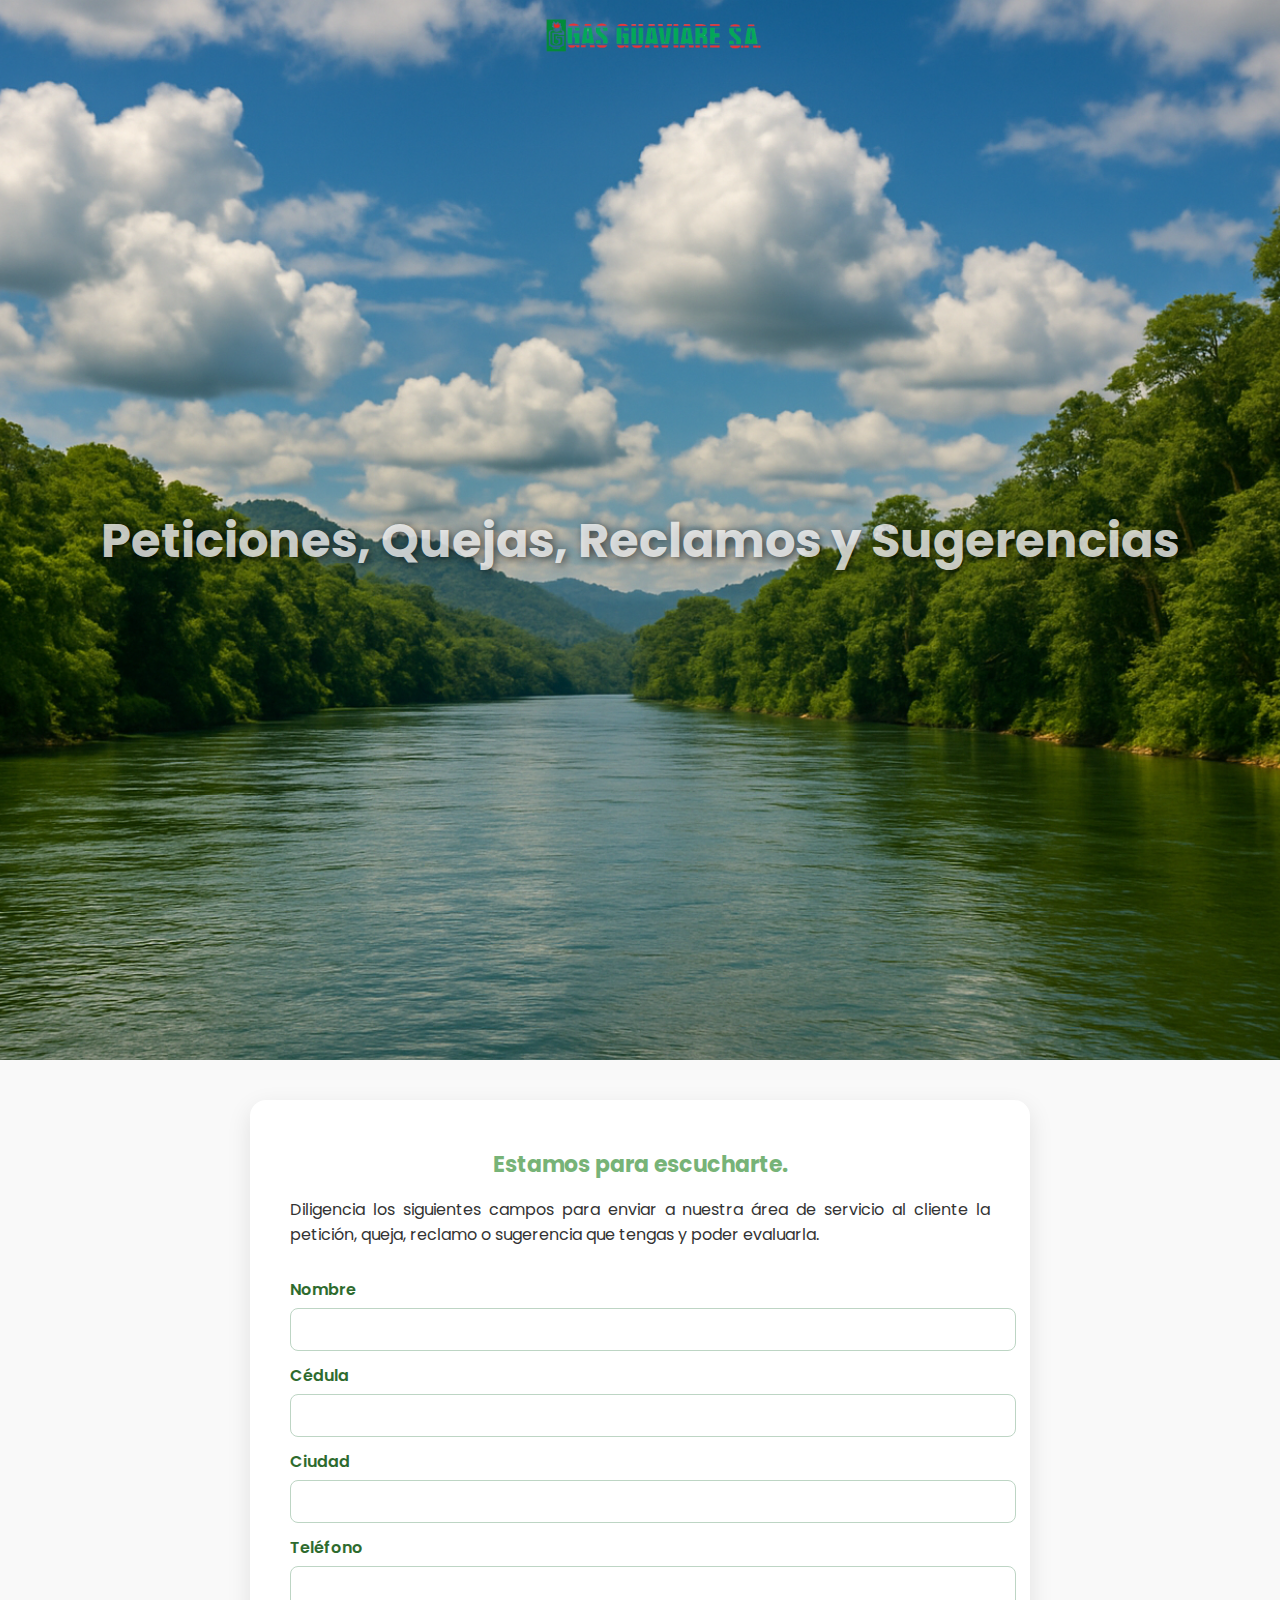
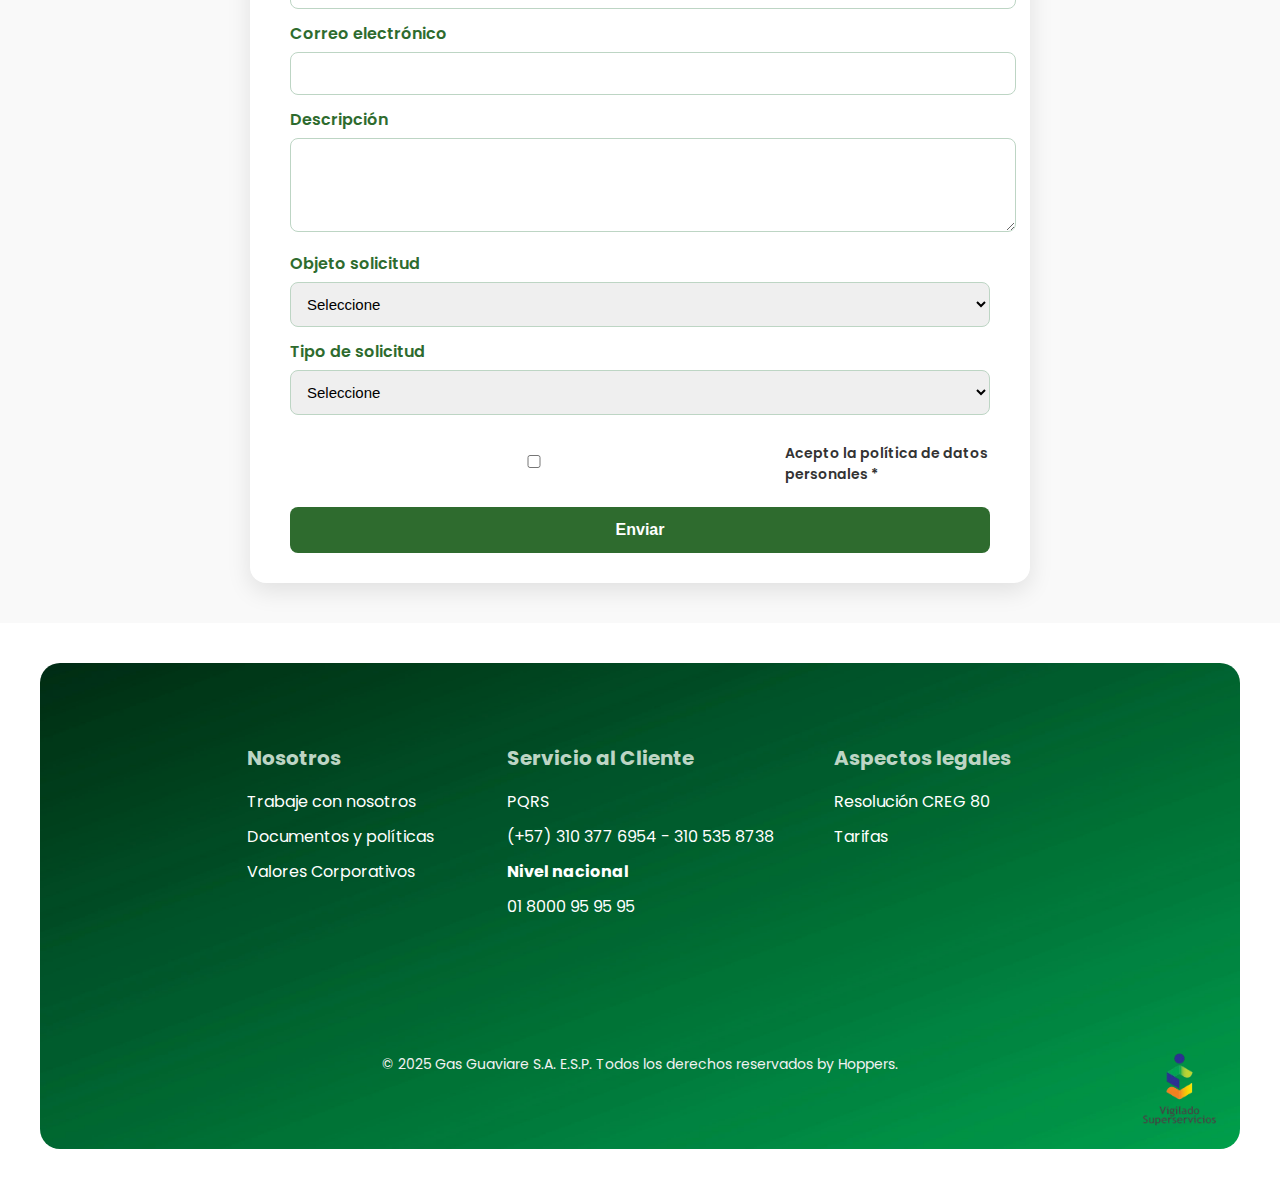
<file: PQR.html>
<!DOCTYPE html>
<html lang="es">
<head>
  <meta charset="UTF-8">
  <title>Gas Guaviare S.A. - Inicio</title>
  <meta name="viewport" content="width=device-width, initial-scale=1.0">
  <link rel="stylesheet" href="style.css">
  <link href="https://fonts.googleapis.com/css2?family=Poppins:wght@400;600;700&display=swap" rel="stylesheet">
  <style>
    body {
      margin: 0;
      font-family: 'Poppins', sans-serif;
    }

    /* Hero image */
    .hero {
      background-image: url('fondo3.png'); /* Cambia 'hero.jpg' por tu imagen */
      background-size: cover;
      background-position: center;
      height: 100vh; /* ocupa toda la pantalla */
      display: flex;
      align-items: center;
      justify-content: center;
      color: rgba(255, 255, 255, 0.764);
      text-align: center;
    }

    .hero h1 {
      font-size: 3rem;
      font-weight: 700;
      text-shadow: 2px 2px 8px rgba(0,0,0,0.6);
    }

.pqrs-section {
  padding: 40px 20px;
  font-family: 'Poppins', sans-serif;
  background-color: #f9f9f9;
}

.pqrs-container {
  max-width: 700px;
  margin: auto;
  background: #fff;
  padding: 30px 40px;
  border-radius: 16px;
  box-shadow: 0 8px 24px rgba(0,0,0,0.1);
}

.pqrs-intro h2 {
  font-size: 22px;
  font-weight: 700;
  color: rgb(119, 179, 119);
  margin-bottom: 10px;
  text-align: center;
}

.pqrs-intro p {
  font-size: 16px;
  color: #333;
  margin-bottom: 30px;
  text-align: justify;
}

.pqrs-form label {
  display: block;
  margin: 12px 0 6px;
  font-weight: 600;
  color: #2e6b2e;
}

.pqrs-form input,
.pqrs-form textarea,
.pqrs-form select {
  width: 100%;
  padding: 12px;
  border: 1px solid #bdd5c4;
  border-radius: 8px;
  font-size: 15px;
  transition: border-color 0.3s ease, box-shadow 0.3s ease;
}

.pqrs-form input:focus,
.pqrs-form textarea:focus,
.pqrs-form select:focus {
  border-color: #2e6b2e;
  box-shadow: 0 0 6px rgba(46,107,46,0.3);
  outline: none;
}

.checkbox-container {
  display: flex;
  align-items: center;
  margin: 16px 0;
}

.checkbox-container label {
  margin-left: 8px;
  font-size: 14px;
  color: #333;
}

.pqrs-form button {
  width: 100%;
  padding: 14px;
  background: #2e6b2e;
  color: #fff;
  font-size: 16px;
  font-weight: 600;
  border: none;
  border-radius: 8px;
  cursor: pointer;
  transition: background 0.3s ease, transform 0.2s ease;
}

.pqrs-form button:hover {
  background: #256025;
  transform: translateY(-2px);
}

/* 📱 Responsive */
@media (max-width: 600px) {
  .pqrs-container {
    padding: 30px 40px;
  }

  .pqrs-intro h2 {
    font-size: 20px;
  }

  .pqrs-intro p {
    font-size: 15px;
  }
}


  </style>
</head>
<body>

  <!-- ==================== SECCIÓN: Header (logo + navegación) ==================== -->
  <header>
  <nav>
    <a href="index.html">
      <img src="logo.png" alt="Servicios" style="height:40px;">
    </a>
  </nav>
</header>

  <!-- ==================== HERO IMAGE ==================== -->
  <section class="hero">
    <h1>Peticiones, Quejas, Reclamos y Sugerencias</h1>
  </section>


<section class="pqrs-section">
  <div class="pqrs-container">
    <div class="pqrs-intro">
      <h2>Estamos para escucharte.</h2>
      <p>Diligencia los siguientes campos para enviar a nuestra área de servicio al cliente la petición, queja, reclamo o sugerencia que tengas y poder evaluarla.</p>
    </div>

    <form action="https://formspree.io/f/mrbnyjzg" method="POST" enctype="multipart/form-data" class="pqrs-form">
      <label for="nombre">Nombre</label>
      <input type="text" id="nombre" name="nombre" required />

      <label for="cedula">Cédula</label>
      <input type="text" id="cedula" name="cedula" required />

      <label for="ciudad">Ciudad</label>
      <input type="text" id="ciudad" name="ciudad" required />

      <label for="telefono">Teléfono</label>
      <input type="tel" id="telefono" name="telefono" required />

      <label for="correo">Correo electrónico</label>
      <input type="email" id="correo" name="correo" required />

      <label for="descripcion">Descripción</label>
      <textarea id="descripcion" name="descripcion" rows="4" required></textarea>

      <label for="objeto">Objeto solicitud</label>
      <select id="objeto" name="objeto" required>
        <option value="">Seleccione</option>
        <option value="Petición">Petición</option>
        <option value="Queja">Queja</option>
        <option value="Reclamo">Reclamo</option>
        <option value="Sugerencia">Sugerencia</option>
      </select>

      <label for="tipo">Tipo de solicitud</label>
      <select id="tipo" name="tipo" required>
        <option value="">Seleccione</option>
        <option value="Servicio técnico">Servicio técnico</option>
        <option value="Facturación">Facturación</option>
        <option value="Atención al cliente">Atención al cliente</option>
        <option value="Otro">Otro</option>
      </select>

      <div class="checkbox-container">
        <input type="checkbox" id="terminos" name="terminos" required />
        <label for="terminos">Acepto la política de datos personales *</label>
      </div>

      <button type="submit">Enviar</button>
    </form>
  </div>
</section>

  <!-- ==================== SECCIÓN: Footer ==================== -->
 <footer class="footer-info">
  <div class="footer-column">
    <h3>Nosotros</h3>
    <ul>
      <li><a href="trabajeaqui.html" target="_blank">Trabaje con nosotros</a></li>
      <li><a href="politicas.html" target="_blank">Documentos y políticas</a></li>
      <li><a href="valores.html" target="_blank">Valores Corporativos</a></li>
    </ul>
  </div>

  <div class="footer-column">
    <h3>Servicio al Cliente</h3>
    <ul>
      <li><a href="PQR.html" target="_blank">PQRS</a></li>
      <li>(+57) 310 377 6954 - 310 535 8738</li>
      <li><strong>Nivel nacional</strong></li>
      <li>01 8000 95 95 95</li>
    </ul>
  </div>

  <div class="footer-column">
    <h3>Aspectos legales</h3>
    <ul>
      <li><a href="Creg080-2019.pdf"target="_blank">Resolución CREG 80</a></li>
      <li><a href="tarifas.html"target="_blank">Tarifas</a></li>
    </ul>
    <!-- Imagen en esquina -->
  <img src="vigilada.png" alt="Logo" class="footer-esquina">
  </div>
  
   <div class="footer-bottom"> 
      <p>© 2025 Gas Guaviare S.A. E.S.P. Todos los derechos reservados by Hoppers.</p>
  </div>

</footer>

</body>
</html>
</file>
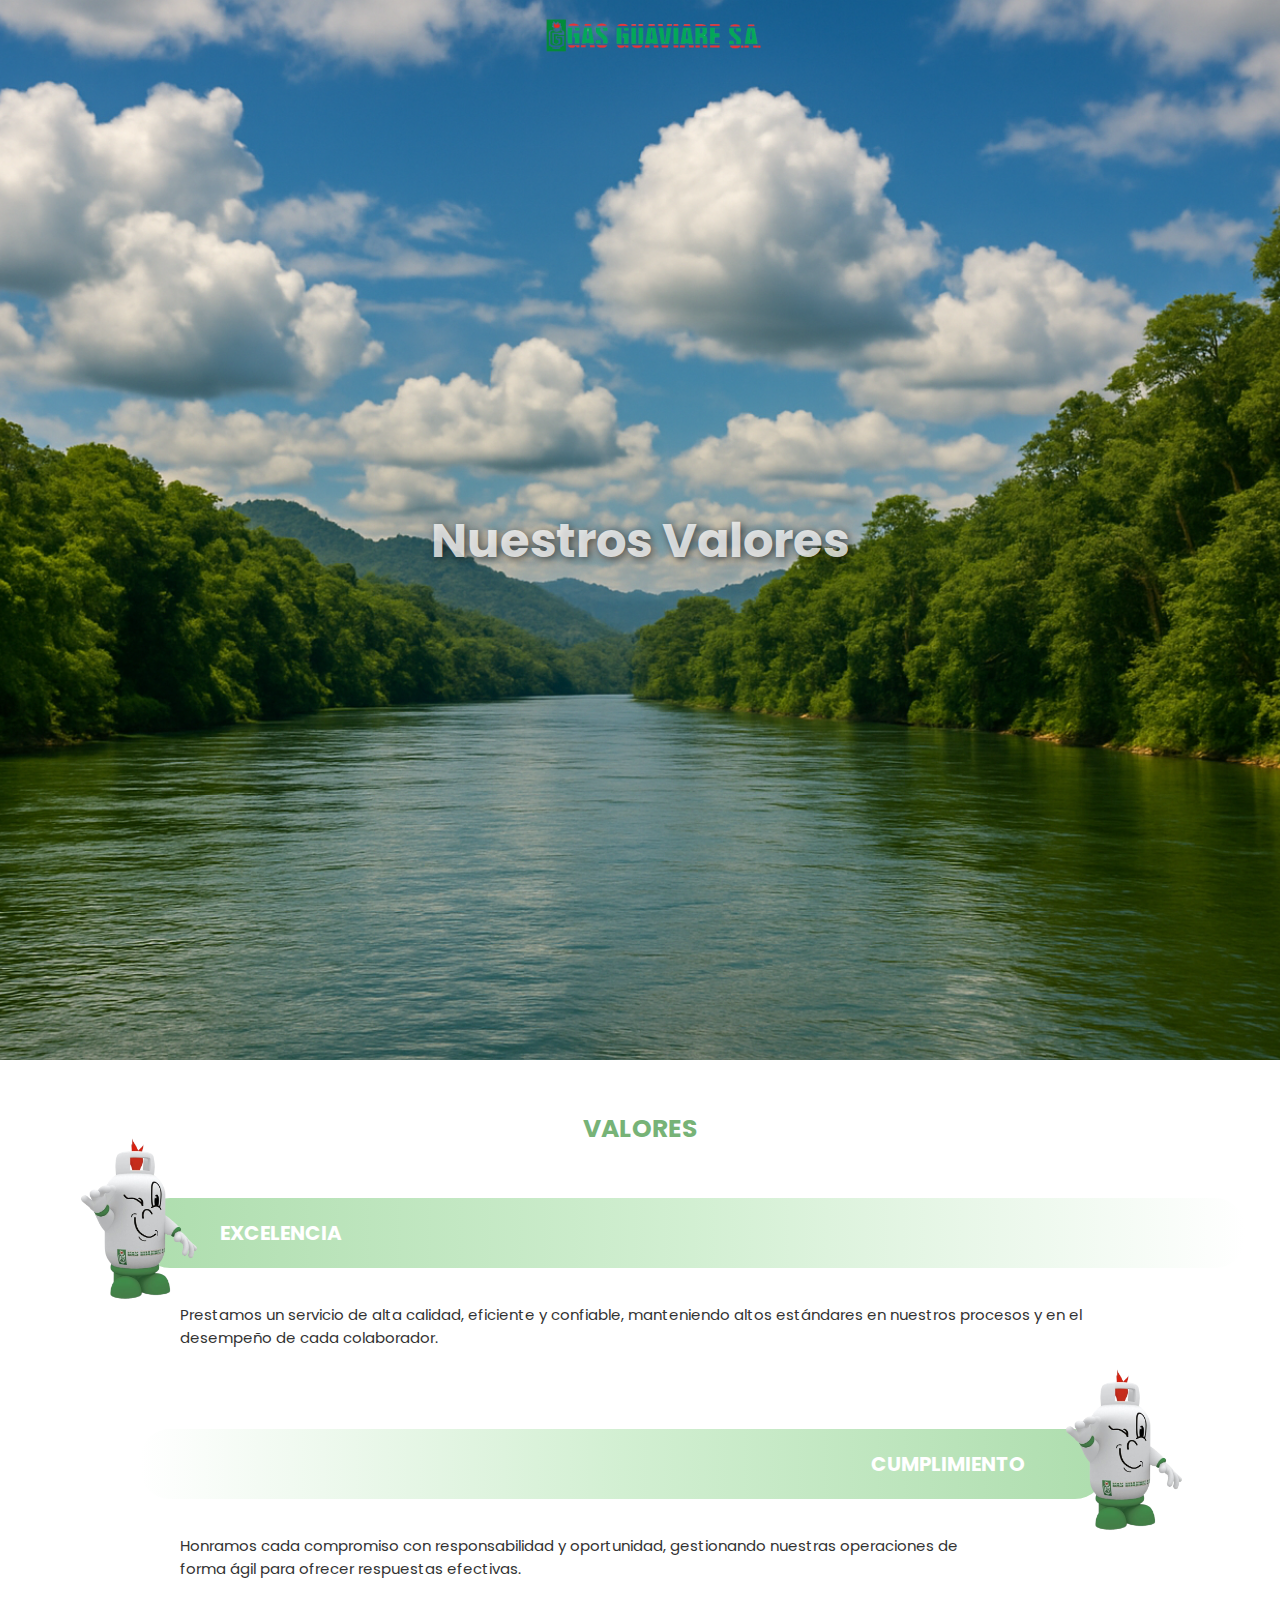
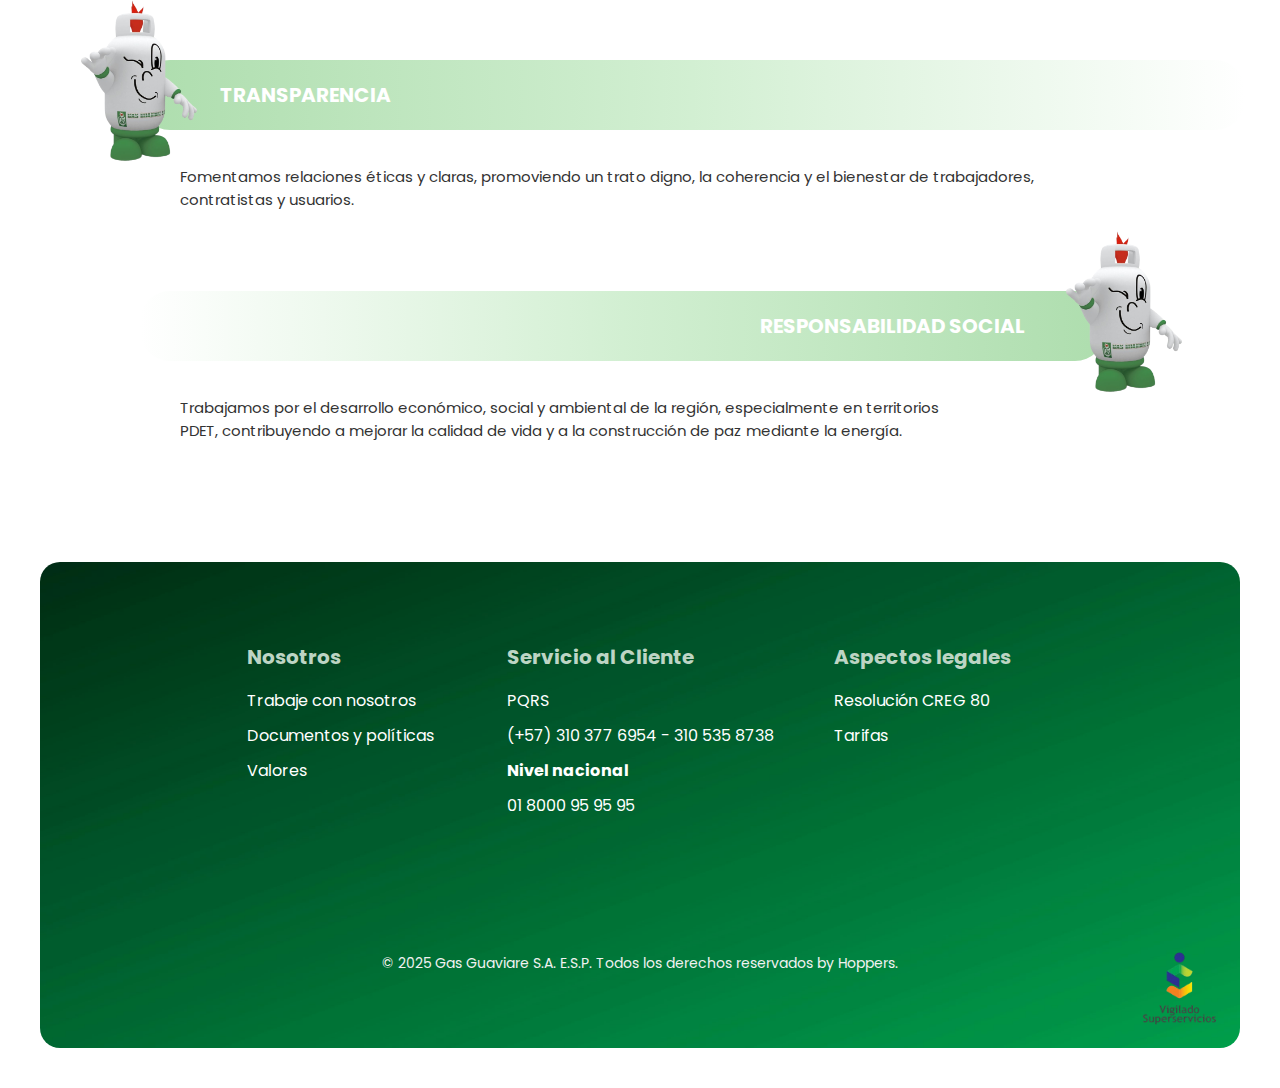
<file: valores.html>
<!DOCTYPE html>
<html lang="es">
<head>
  <meta charset="UTF-8">
  <title>Gas Guaviare S.A. - Inicio</title>
  <meta name="viewport" content="width=device-width, initial-scale=1.0">
  <link rel="stylesheet" href="style.css">
  <link href="https://fonts.googleapis.com/css2?family=Poppins:wght@400;600;700&display=swap" rel="stylesheet">
  <style>
    body {
      margin: 0;
      font-family: 'Poppins', sans-serif;
    }

    /* Hero image */
    .hero {
      background-image: url('fondo3.png'); /* Cambia 'hero.jpg' por tu imagen */
      background-size: cover;
      background-position: center;
      height: 100vh; /* ocupa toda la pantalla */
      display: flex;
      align-items: center;
      justify-content: center;
      color: rgba(255, 255, 255, 0.764);
      text-align: center;
    }

    .hero h1 {
      font-size: 3rem;
      font-weight: 700;
      text-shadow: 2px 2px 8px rgba(0,0,0,0.6);
    }

    /* Sección título */
    .nosotros-titulo {
      text-align: center;
      margin: 0 auto 10px;
      padding: 0 10px;
    }

    .nosotros-titulo h2 {
      color: rgb(119, 179, 119);
      font-size: 25px;
      font-weight: bold;
      margin: 0;
      padding-top: 50px;
    }

    /* Botones */
    .botones {
      display: flex;
      justify-content: center;
      gap: 80px;
      flex-wrap: wrap;
      padding: 30px;
    }

    .botones img {
      width: 180px;
      height: auto;
      transition: transform 0.3s ease;
      cursor: pointer;
    }

    .botones img:hover {
      transform: scale(1.1);
    }



    /* ==================== Sección Valores con Muñeco y Degradado ==================== */
/* ==================== Sección Valores GAS GUAVIARE ==================== */
.valores-gas {
  display: flex;
  flex-direction: column;
  gap: 40px;
  padding: 40px 20px;
  align-items: center;
  font-family: 'Poppins', sans-serif;
}

.valor-bloque {
  display: flex;
  flex-direction: row;
  align-items: flex-start;
  gap: 20px;
  max-width: 1000px;
  width: 100%;
  flex-wrap: wrap;
  position: relative;
}

.valor-imagen {
  position: absolute;
  top: -60px;
  left: -60px;
  z-index: 3;
}

.valor-imagen img {
  width: 120px;
  height: auto;
}

.valor-texto {
  flex: 1;
  min-width: 250px;
}

.valor-titulo {
  background: linear-gradient(to right, #a3d9a3e1, #ccedcce1, #ffffffe1);
  color: white;
  font-weight: 700;
  font-size: 20px;
  padding: 20px 25px;
  padding-left: 80px; /* más espacio a la izquierda */
  border-radius: 30px;
  text-align: left;
  width: 100%;
  margin-bottom: -20px;
  position: relative;
  z-index: 2;
}


.valor-degrade {
  border-radius: 50px;
  padding: 40px 25px 25px;
  position: relative;
  z-index: 1;
}

.valor-degrade p {
  margin: 15px;
  font-size: 15px;
  color: #333;
}

/* Bloque invertido */
.valor-bloque.invertido {
  flex-direction: row-reverse;
}

.valor-bloque.invertido .valor-imagen {
  position: absolute;
  top: -60px;
  right: -45px; /* muñeco a la derecha */
  left: auto;
  z-index: 3;
}

.valor-bloque.invertido .valor-texto {
  flex: 1;
  min-width: 250px;
  margin-right: 140px; /* espacio para el muñeco, igual que el margin-left del otro */
}

.valor-bloque.invertido .valor-titulo {
  background: linear-gradient(to left, #a3d9a3e1, #ccedcce1, #ffffffe1);
  color: white;
  font-weight: 700;
  font-size: 20px;
  padding: 20px 25px;
  padding-right: 80px; /* espacio interno para que el texto no choque con el muñeco */
  border-radius: 30px;
  text-align: right; /* igual que el otro, para que se alineen */
  width: 100%;
  margin-bottom: -20px;
  position: relative;
  z-index: 2;
}



/* Responsive */
@media (max-width: 600px) { 
  .valor-bloque {
    flex-direction: column;
    align-items: center;
    text-align: center;
  }

  .valor-titulo {
    margin: 0 auto -20px;
  }

  .valor-texto {
    width: 100%;
  }
}


  </style>
</head>
<body>
<!-- ==================== SECCIÓN: Header (logo + navegación) ==================== -->
  <header>
  <nav>
    <a href="index.html">
      <img src="logo.png" alt="Servicios" style="height:40px;">
    </a>
  </nav>
</header>
  <!-- ==================== HERO IMAGE ==================== -->
  <section class="hero">
    <h1>Nuestros Valores</h1>
  </section>

  <!-- ==================== SECCIÓN: Título Nosotros ==================== -->
  <section class="nosotros-titulo">
    <h2>VALORES</h2>
  </section>

<section class="valores-gas">
  <!-- Bloque 1 -->
  <div class="valor-bloque">
    <div class="valor-imagen">
      <img src="muneco.png" alt="Muñeco Excelencia">
    </div>
    <div class="valor-texto">
      <div class="valor-titulo">EXCELENCIA</div>
      <div class="valor-degrade">
        <p>Prestamos un servicio de alta calidad, eficiente y confiable, manteniendo altos estándares en nuestros procesos y en el desempeño de cada colaborador.</p>
      </div>
    </div>
  </div>

  <!-- Bloque 2 -->
  <div class="valor-bloque invertido">
    <div class="valor-imagen">
      <img src="muneco.png" alt="Muñeco Cumplimiento">
    </div>
    <div class="valor-texto">
      <div class="valor-titulo">CUMPLIMIENTO</div>
      <div class="valor-degrade">
        <p>Honramos cada compromiso con responsabilidad y oportunidad, gestionando nuestras operaciones de forma ágil para ofrecer respuestas efectivas.</p>
      </div>
    </div>
  </div>

  <!-- Bloque 3 -->
  <div class="valor-bloque">
    <div class="valor-imagen">
      <img src="muneco.png" alt="Muñeco Excelencia">
    </div>
    <div class="valor-texto">
      <div class="valor-titulo">TRANSPARENCIA</div>
      <div class="valor-degrade">
        <p>Fomentamos relaciones éticas y claras, promoviendo un trato digno, la coherencia y el bienestar de trabajadores, contratistas y usuarios.</p>
      </div>
    </div>
  </div>

  <!-- Bloque 2 -->
  <div class="valor-bloque invertido">
    <div class="valor-imagen">
      <img src="muneco.png" alt="Muñeco Cumplimiento">
    </div>
    <div class="valor-texto">
      <div class="valor-titulo">RESPONSABILIDAD SOCIAL</div>
      <div class="valor-degrade">
        <p>Trabajamos por el desarrollo económico, social y ambiental de la región, especialmente en territorios PDET, contribuyendo a mejorar la calidad de vida y a la construcción de paz mediante la energía.</p>
      </div>
    </div>
  </div>
</section>



  <!-- ==================== SECCIÓN: Footer ==================== -->
  <footer class="footer-info">
  <div class="footer-column">
    <h3>Nosotros</h3>
    <ul>
      <li><a href="trabajeaqui.html" target="_blank">Trabaje con nosotros</a></li>
      <li><a href="politicas.html" target="_blank">Documentos y políticas</a></li>
      <li><a href="valores.html" target="_blank">Valores</a></li>
    </ul>
  </div>

  <div class="footer-column">
    <h3>Servicio al Cliente</h3>
    <ul>
      <li><a href="mailto:gasguavi@gmail.com">PQRS</a></li>
      <li>(+57) 310 377 6954 - 310 535 8738</li>
      <li><strong>Nivel nacional</strong></li>
      <li>01 8000 95 95 95</li>
    </ul>
  </div>

  <div class="footer-column">
    <h3>Aspectos legales</h3>
    <ul>
      <li><a href="Creg080-2019.pdf" target="_blank">Resolución CREG 80</a></li>
      <li><a href="tarifas.html"target="_blank">Tarifas</a></li>
    </ul>
    <!-- Imagen en esquina -->
  <img src="vigilada.png" alt="Logo" class="footer-esquina">
  </div>
  
   <div class="footer-bottom"> 
      <p>© 2025 Gas Guaviare S.A. E.S.P. Todos los derechos reservados by Hoppers.</p>
  </div>

</footer>

</body>
</html>
</file>
<file: style.css>
/* ==================== Base ==================== */
body {
  margin: 0;
  font-family: "Poppins", sans-serif; /* tipografía formal */
  background: linear-gradient(to bottom, #fff, #ffffff);
  min-height: 100vh;
  overflow-x: hidden;
  color: #222;
}

/* Herencia tipográfica */
h1, h2, h3, h4, h5, h6, p, nav a, footer, .card, .hero, .description, .slide {
  font-family: inherit;
}

h3 {
  font-family: 'Poppins', sans-serif; /* mantiene la misma tipografía */
  font-weight: 100;                   /* más delgado (Light) */
  font-size: 22px;                    /* ajusta tamaño si quieres */
  color: #2e6b2e;                     /* tu color corporativo */
  margin-bottom: 12px;
}

h4 {
  font-family: 'Georgia', serif; /* mantiene la misma tipografía */
  font-weight: 100;                   
  font-size: 22px;                    
  color: #2e6b2e;                     
  margin-bottom: 12px;
}

/* ==================== Header & Nav ==================== */
header {
  position: absolute;
  top: 0;
  left: 0;
  width: 100%;
  background: rgba(0, 0, 0, 0);
  z-index: 10;
  padding: 15px;
}

header nav {
  position: relative;
  display: flex;
  justify-content: center; /* logo centrado */
  align-items: center;
  gap: 40px;
}

header nav a {
  color: #fff;
  text-decoration: none;
  margin: 0 10px;
  font-weight: bold;
  transition: color 0.3s ease;
  font-family: 'Poppins', sans-serif; /* mantiene tu tipografía */
}

header nav a:hover {
  color: #cdeac0;
}

/* Escritorio */
.menu-links.desktop {
  display: flex;
  gap: 20px;
}

.menu-links.mobile {
  display: none; /* oculto en escritorio */
}

.menu-toggle {
  display: none; /* oculto en escritorio */
}

/* Móviles */
@media (max-width: 768px) {
  .menu-links.desktop {
    display: none; /* ocultar bloques laterales */
  }

  .menu-links.mobile {
    display: none;
    flex-direction: column;
    background: rgba(146, 188, 146, 0.26); /* verde corporativo */
    position: absolute;
    top: 45px;
    right: 0;
    width: 130px;
    padding: 10px;
    border-radius: 8px;
    z-index: 999;
    box-shadow: 0 4px 12px rgba(0,0,0,0.3); /* sombra elegante */
    animation: slideIn 0.3s ease forwards; /* animación */
  }
  
  .menu-links.mobile a {
    color: #fff;
    text-decoration: none;
    font-family: 'Poppins', sans-serif;
    font-weight: 600;
    padding: 12px 0;
    border-bottom: 1px solid rgba(255, 255, 255, 0.174);
    transition: color 0.3s ease, transform 0.2s ease;
  }

  .menu-links.mobile a:last-child {
    border-bottom: none;
  }

  .menu-links.mobile a:hover {
    color: #325821;
    transform: translateX(5px); /* efecto sutil */
  }

  .menu-links.mobile.show {
    display: flex; /* se muestran al activar */
  }

  .menu-toggle {
    display: block;
    position: absolute;
    right: 20px;
    top: 15px;
    transform: translateY(-50%); 
    font-size: 28px;
    color: #ffffff; /* verde corporativo */
    background: none;
    border: none;
    cursor: pointer;
    transition: transform 0.3s ease;
  }
}

/* Animación de entrada */
@keyframes slideIn {
  from {
    opacity: 0;
    transform: translateY(-10px);
  }
  to {
    opacity: 1;
    transform: translateY(0);
  }
}
/* ==================== Slider Inicio ==================== */
/* ==================== Slider Inicio ==================== */
.inicio-slider {
  width: 100%;
  height: 700px;
  position: relative;
  overflow: hidden;
}

.inicio-slide {
  background-size: cover; /* ajusta sin deformar */
  background-position: center; /* centra la imagen */
  background-repeat: no-repeat; /* evita repeticiones */
}

.inicio-slides {
  display: flex;
  transition: transform 0.9s ease;
}

.inicio-slide {
  min-width: 100%;
  height: 700px;
  background-size: cover;
  background-position: center;
  display: flex;
  align-items: center;
  justify-content: center;
}

.inicio-content {
  background: rgba(255,255,255,0.85);
  padding: 30px;
  border-radius: 10px;
  text-align: center;
  max-width: 100%;
}

.inicio-slider {
  font-family: 'Poppins', sans-serif;
}

.inicio-content h2 {
  color: #2e6b2e;
  font-size: 28px;
  margin-bottom: 12px;
}

.inicio-content p {
  font-size: 18px;
  color: #333;
}

.inicio-nav button {
  position: absolute;
  top: 50%;
  transform: translateY(-50%);
  background: rgba(0,0,0,0.3);
  border: none;
  color: #fff;
  font-size: 24px;
  padding: 8px 12px;
  cursor: pointer;
}

#inicio-prev {
  left: 16px;
}

#inicio-next {
  right: 16px;
}

/* ==================== LOGO texto inicio ==================== */
.hero {
  text-align: center; 
  padding: 80px 10px; 
  color: #2e6b2e;
  display: flex; 
  flex-direction: column; 
  align-items: center; 
  gap: 20px;
}

.hero h1 { 
  font-size: 28px; 
  margin-bottom: 10px; 
}

/* ==================== Historia y descripción ==================== */
.historia { 
  display: flex; 
  flex-direction: row; 
  align-items: flex-start; 
  justify-content: center; 
  gap: 0px; 
  max-width: 1200px; 
  margin: 60px auto; 
  padding: 0 20px; 
} 

.bloque { 
  aspect-ratio: 2.67 / 4;
  flex: 1 1 50%; 
  max-width: 338px; 
  position: relative; 
  background: #fff; 
  border-radius: 12px; 
  box-shadow: 0 0 10px rgba(0,0,0,0.15); 
  overflow: hidden; 
  display: flex; 
  flex-direction: column; 
  z-index: 2; 
  transition: all 0.4s ease; 
  overflow-y: auto; /* scroll vertical */
} 

.bloque:hover { 
  transform: translateY(-15px) scale(1.1); 
  z-index: 10; 
} 

.bloque .contenido { 
  padding: clamp(15px, 3vw, 30px); 
  background: #ffffff; 
  display: flex; 
  flex-direction: column; 
  justify-content: center; 
} 

.bloque h2 { 
  color: #2e6b2e; 
  font-size: clamp(14px, 2vw, 22px); 
  margin-bottom: 16px; 
  text-align: center; 
} 

.bloque p { 
  font-size: clamp(12px, 1.6vw, 16px); 
  line-height: 1.6; 
  color: #333; 
  text-align: justify; 
} 

.bloque.centro { 
  flex: 1 1 50%; 
  max-width: 338px; 
  position: relative; 
  z-index: 2; 
  box-shadow: 0 12px 24px rgba(0,0,0,0.3); 
  transition: all 0.4s ease; 
} 

.bloque.centro:hover { 
  transform: scale(1.1) translateY(-15px); 
  z-index: 10; 
} 

/* Responsive Historia */
@media (max-width: 768px) {
  .historia { flex-direction: row; align-items: center; }
  .bloque, .bloque.centro { max-width: 100%; }
}

/* ==================== Misión ==================== */
.mision h2 {
  padding-top: clamp(100px, 15vh, 200px);
  font-size: clamp(32px, 8vw, 100px);
  font-weight: bold;
  line-height: 1.1;
  color: #7dbd7d;
  margin: 50px 50px 20px 5vw;
  letter-spacing: 2px;
  text-align: right;
}

.mision p {
  font-size: clamp(14px, 2vw, 18px);
  line-height: 1.6;
  color: #333;
  margin: 0 50px 0 5vw;
  text-align: justify;
}

/* ==================== Visión ==================== */
.vision h2 {
  font-size: clamp(32px, 8vw, 100px);
  font-weight: bold;
  line-height: 1.1;
  color: rgb(129, 194, 129);
  margin: 50px 5vw 20px 50px;
  letter-spacing: 2px;
  text-align: left;
}

.vision p {
  padding-bottom: clamp(100px, 15vh, 200px);
  font-size: clamp(14px, 2vw, 18px);
  line-height: 1.6;
  color: #333;
  margin: 0 5vw 0 50px;
  text-align: justify;
}

/* ==================== Slider Objetivos ==================== */
.objectives-slider {
  width: 100%;
  height: 600px;
  margin: 80px 0;
  position: relative;
  overflow: hidden;
}

.objectives-slides {
  display: flex;
  transition: transform 0.9s cubic-bezier(.22,.9,.31,1);
}

.objective-slide {
  min-width: 100%;
  height: 600px;
  background-size: cover;
  background-position: center;
  display: flex;
  align-items: center;
  justify-content: center;
}

.objective-content {
  max-width: 900px;
  margin: 0 20px;
  background: rgba(0, 0, 0, 0);
  padding: 30px;
  border-radius: 10px;
  text-align: justify;
}

.objective-content h2 {
  text-align: center;
  font-size: clamp(28px, 5vw, 48px);
  font-weight: 900;
  text-transform: uppercase;
  color: transparent;
  -webkit-background-clip: text;
  background-clip: text;
  text-shadow:
    0 1px 1px rgba(16, 4, 4, 0.6),
    0 2px 4px rgba(0,0,0,0.3),
    0 0 30px rgba(255,255,255,0.2);
  letter-spacing: 2px;
  position: relative;
}

.objective-content p {
  text-shadow: 2px 2px 6px rgb(0, 0, 0);
  font-size: clamp(16px, 2vw, 20px);
  color: #ffffff;
  line-height: 1.6;
}

.objectives-nav button {
  position: absolute;
  top: 50%;
  transform: translateY(-50%);
  background: transparent;
  border: none;
  color: #fff;
  font-size: 24px;
  padding: 8px 12px;
  cursor: pointer;
}

#obj-prev { left: 16px; }
#obj-next { right: 16px; }

.objectives-dots {
  text-align: center;
  margin-top: 12px;
}

.objectives-dots .dot {
  width: 10px;
  height: 10px;
  border-radius: 50%;
  background: #ccc;
  margin: 0 6px;
  display: inline-block;
  cursor: pointer;
}

.objectives-dots .dot.active {
  background: #2e6b2e;
}

/* ==================== Sección Servicios ==================== */
.servicios {
  text-align: justify;
  margin: 20px auto;
  margin-bottom: 20px;
  max-width: 900px;
  padding: clamp(60px, 10vh, 120px) 20px 0 20px;
}

.servicios h2 {
  color: rgb(114, 178, 114);
  text-align: center;
  font-size: clamp(28px, 5vw, 40px);
  margin-bottom: 15px;
}

.servicios p {
  font-size: clamp(16px, 2vw, 18px);
  line-height: 1.6;
  color: #333;
  font-family: 'Poppins', sans-serif;
}

/* ==================== Sección Imagen ==================== */
.gas-section {
  margin: 20px auto;
  max-width: 1200px;
  padding: 0 20px;
  text-align: center;
}

.gas-img {
  display: block;
  width: 100%;
  height: auto;
  border-radius: 12px;
}

/* ==================== Presencia ==================== */
.presencia h2 {
  padding-top: clamp(100px, 15vh, 200px);
  font-size: clamp(32px, 8vw, 100px);
  font-weight: bold;
  line-height: 1.1;
  color: #8ccf8c;
  margin: 50px 5vw 20px 50px;
  letter-spacing: 2px;
  text-align: left;
}

.presencia h2 span {
  font-size: clamp(40px, 10vw, 120px);
  display: inline-block;
}

/* Responsive ajustes para estas secciones */
@media (max-width: 768px) {
  .objectives-slider,
  .objective-slide {
    height: 400px;
  }

  .mision h2,
  .vision h2,
  .presencia h2 {
    margin: 20px;
    font-size: clamp(24px, 6vw, 40px);
  }

  .servicios {
    padding: 40px 15px;
  }
}

/* ==================== Mapa ==================== */
.mapa {
  margin: 80px auto;
  width: 100%;
  max-width: 1000px;
  padding: 0 20px;
  box-sizing: border-box;
}

.mapa-box {
  width: 100%;
  max-width: 1000px;
  aspect-ratio: 16 / 9;
  margin: 0 auto;
  position: relative;
}

.mapa-img {
  width: 100%;
  height: auto;
  object-fit: cover;
  display: block;
  border-radius: 12px;
}

/* Etiquetas */
.map-label {
  position: absolute;
  transform: translate(-50%, -50%);
  z-index: 2;
}

.map-label span {
  background: rgba(255,255,255,0.85);
  padding: clamp(4px, 0.8vw, 10px) clamp(8px, 1.6vw, 16px);
  border-radius: 8px;
  font-size: clamp(12px, 1.2vw, 18px);
  font-weight: bold;
  color: #2e6b2e;
  box-shadow: 0 2px 6px rgba(0,0,0,0.2);
  white-space: nowrap;
  opacity: 0;
  transform: translateY(40px);
  transition: transform 0.8s ease, opacity 0.8s ease;
}

.map-label.visible span {
  opacity: 1;
  transform: translateY(0);
}

/* Flechas */
.map-arrow {
  position: absolute;
  transform: translate(-50%, -50%);
  z-index: 1;
}

.map-arrow img {
  width: clamp(100px, 12vw, 280px);
  height: auto;
  opacity: 0;
  transform: translateY(40px);
  transition: transform 0.8s ease, opacity 0.8s ease;
}

.map-arrow.visible img {
  opacity: 1;
  transform: translateY(0);
}

/* Flechas invertidas */
.map-arrow.invertida {
  transform: translate(-50%, -50%) scaleX(-1);
}

/* ==================== Personal ==================== */
.personal {
  display: flex;
  flex-direction: column;
  gap: 60px;
  max-width: 1200px;
  margin: 80px auto;
  padding: 0 20px;
}

.personal-bloque {
  display: flex;
  align-items: center;
  gap: 40px;
}

.personal-bloque img {
  width: 100%;
  max-width: 500px;
  border-radius: 12px;
  box-shadow: 0 0 12px rgba(0,0,0,0.2);
  transition: transform 0.4s ease;
}

.personal-bloque img:hover {
  transform: scale(1.2);
}

.personal-bloque .contenido {
  flex: 1;
  background: #fff;
  padding: 30px;
  border-radius: 12px;
  box-shadow: 0 0 10px rgba(0,0,0,0.1);
}

.personal-bloque h2 {
  color: #2e6b2e;
  font-size: 24px;
  margin-bottom: 16px;
  text-align: center;
}

.personal-bloque p {
  font-size: 16px;
  line-height: 1.6;
  color: #333;
  text-align: center;
}

/* Alternancia de imagen */
.personal-bloque.izquierda { flex-direction: row; }
.personal-bloque.derecha { flex-direction: row-reverse; }

/* Responsive Personal */
@media (max-width: 768px) {
  .personal-bloque {
    flex-direction: column !important;
    text-align: center;
  }
  .personal-bloque img { max-width: 100%; }
  .personal-bloque .contenido { width: 100%; padding: 20px; }
  .personal { gap: 30px; }
}

/* ==================== Cards ==================== */
.cards {
  display: flex;
  flex-wrap: wrap;
  gap: 20px;
  justify-content: center;
  margin: 30px auto;
  max-width: 1000px;
}

.card {
  background: #fff;
  border: 2px solid #a2d5a2;
  border-radius: 10px;
  padding: 20px;
  flex: 1 1 280px;
  box-shadow: 0 0 8px rgba(0,0,0,0.1);
  transition: transform 0.3s ease;
}

.card:hover { transform: scale(1.05); }
.card h3 { color: #2e6b2e; margin-bottom: 10px; }

/* ==================== Footer ==================== */
.footer-info {
  display: flex;
  justify-content: center;
  gap: 60px;
  padding: 60px 20px;
  margin: 40px;
  background-image: url('footer.jpg');
  background-size: cover;
  background-position: center;
  background-repeat: no-repeat;
  color: white;
  font-family: 'Poppins', sans-serif;
  flex-wrap: wrap;
  text-align: left;
  position: relative;
  border-radius: 20px;
  overflow: hidden;
}

.footer-column {
  min-width: 200px;
  max-width: 300px;
}

.footer-column h3 {
  font-size: 20px;
  margin-bottom: 16px;
  font-weight: bold;
  color: #bdd5c4;
}

.footer-column ul {
  list-style: none;
  padding: 0;
  margin: 0;
}

.footer-column ul li { margin-bottom: 10px; }

.footer-column ul li a {
  color: white;
  text-decoration: none;
  font-size: 16px;
  transition: color 0.3s ease;
}

.footer-column ul li a:hover { color: #e0e0e0; }

/* Imagen en esquina */
.footer-esquina {
  position: absolute;
  bottom: 20px;
  right: 20px;
  width: 80px;
  height: auto;
}

/* Derechos reservados debajo */
.footer-bottom {
  width: 100%;
  text-align: center;
  margin-top: 4vw;
  font-size: 14px;
  color: #f1f2f1;
}

/* Responsive Footer */
@media (max-width: 768px) {
  .footer-info {
    flex-direction: column;
    align-items: center;
    text-align: center;
    gap: 20px;
  }
  .footer-column { max-width: 100%; }
  .footer-column h3 { margin-top: 30px; }
  .footer-esquina { position: static; margin-top: 20px; }
}

@media (max-width: 480px) {
  .footer-info { margin: 20px; }
}

/* ==================== Responsive General ==================== */
@media (max-width: 768px) {
  .hero h1 { font-size: 22px; }
  .description { padding: 15px; }
}

@media (max-width: 480px) {
  nav a { display: block; margin: 8px 0; }
  .hero h1 { font-size: 20px; }
  .card { padding: 15px; flex: 1 1 100%; }
  footer { font-size: 12px; }
  .slider-nav button { width: 36px; height: 36px; }
  .slider-nav button svg.chev { width: 20px; height: 20px; }
}

/* ==================== Scroll Reveal ==================== */
.scroll-reveal {
  opacity: 0;
  transform: translateY(40px);
  transition: opacity 0.8s ease, transform 0.8s ease;
}

.scroll-reveal.visible {
  opacity: 1;
  transform: translateY(0);
}
</file>
